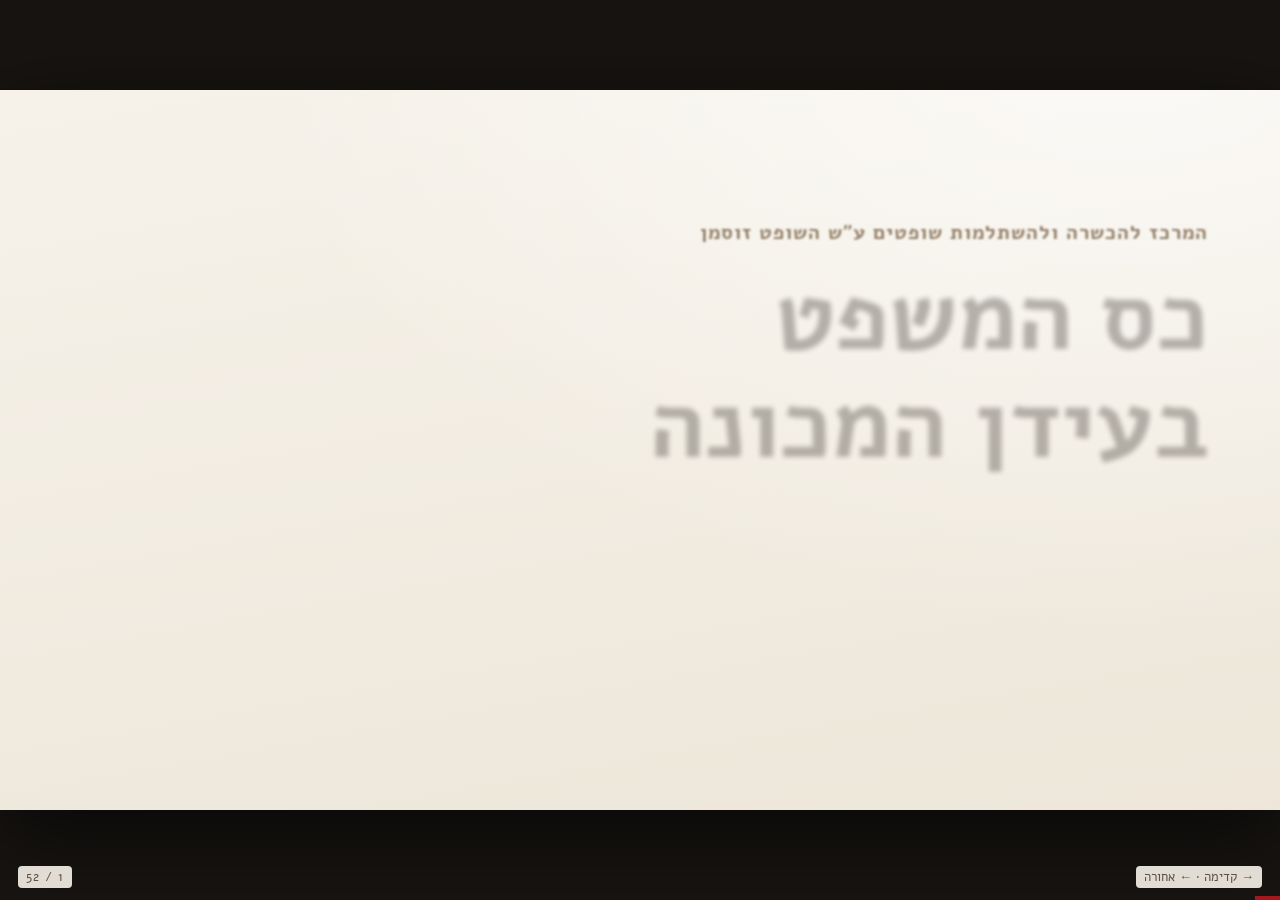
<file: index.html>
<!DOCTYPE html>
<html lang="he" dir="rtl">
<head>
<meta charset="utf-8">
<meta name="viewport" content="width=device-width, initial-scale=1">
<meta name="robots" content="noindex">
<meta http-equiv="refresh" content="0; url=deck/">
<title>כס המשפט בעידן המכונה</title>
</head>
<body>
<main>
<p><a href="deck/">למצגת</a></p>
<p><a href="deck/accessibility.html">הצהרת נגישות</a></p>
</main>
</body>
</html>
</file>
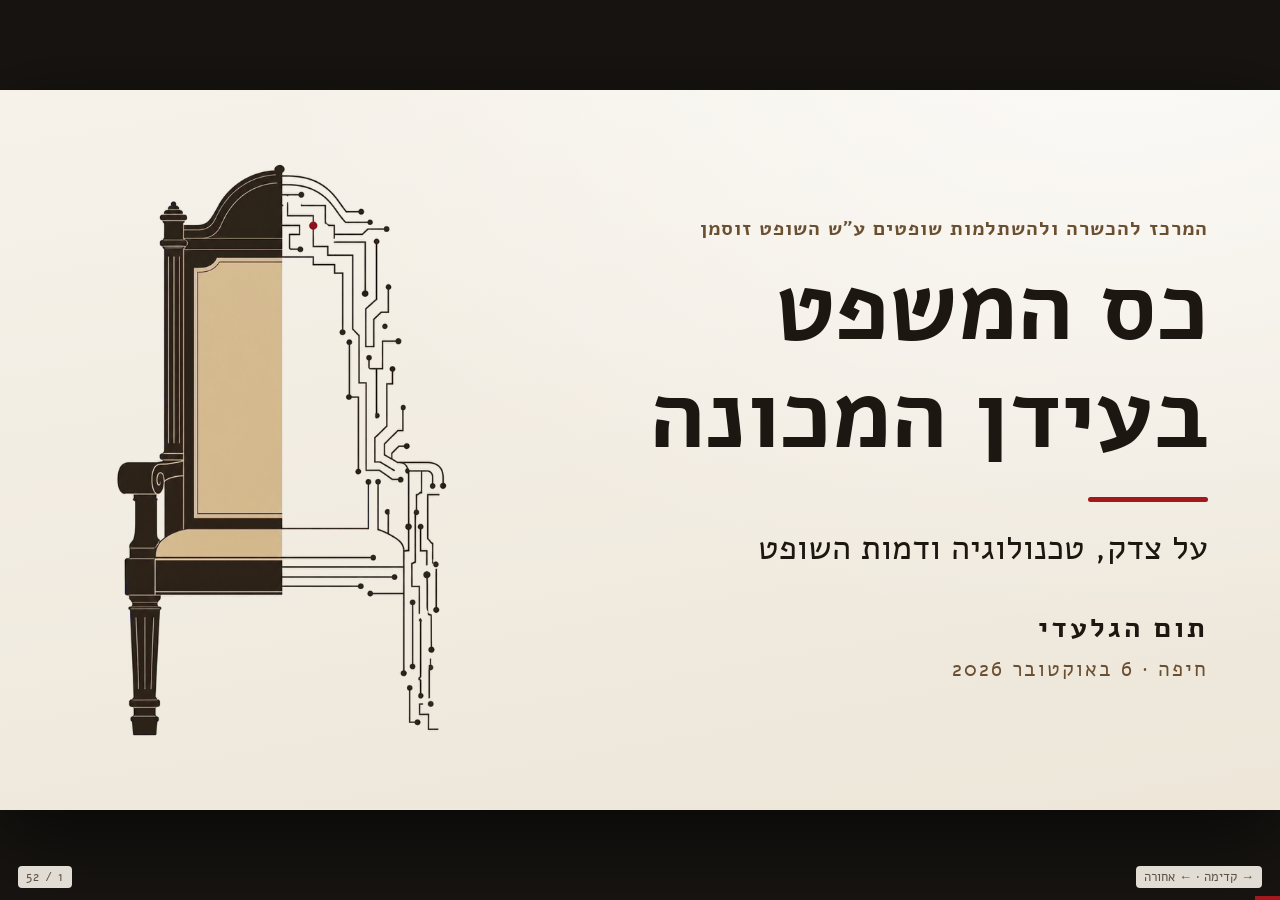
<file: deck/index.html>
<!DOCTYPE html>
<html lang="he" dir="rtl">
<head>
<meta charset="utf-8">
<meta name="viewport" content="width=device-width, initial-scale=1">
<meta name="robots" content="noindex">
<title>כס המשפט בעידן המכונה · תום הגלעדי</title>
<link rel="stylesheet" href="assets/fonts.css">
<style>
/* ================= LOOK: STONE AND LIGHT, ROUND 2 ================= */
:root{
  --ink:#1D1711; --ink2:#2D251C; --label:#6A4F30; --muted:#77654F;
  --red:#A3171D; --panel:#FCFAF6; --pline:#E3D9C7;
  --basalt:#1E1A16; --light:#FFF4DC; --light2:#EADCBF; --goldl:#F0CD80;
}
*{box-sizing:border-box;margin:0;padding:0}
html,body{height:100%;background:#171411;overflow:hidden;font-family:'Alef',Arial,sans-serif}
#stage{position:fixed;inset:0;display:flex;align-items:center;justify-content:center;overflow:hidden}
/* flex:0 0 1280px keeps the deck from shrinking on narrow windows */
#deck{width:1280px;height:720px;flex:0 0 1280px;position:relative;transform-origin:center center;overflow:hidden;background:#F3EEE5;box-shadow:0 24px 80px rgba(0,0,0,.6)}
/* plain, smooth background on every slide */
.slide{position:absolute;inset:0;display:none;flex-direction:column;overflow:hidden;color:var(--ink2);
  background:radial-gradient(ellipse at 88% -10%,rgba(255,255,255,.7) 0%,rgba(255,255,255,0) 55%),linear-gradient(170deg,#F6F2EA 0%,#EDE6D9 100%)}
.slide.on{display:flex}

/* type: Alef for headings and text */
h1,h2,h4,.lead,.big,.mega,.mega2,.closer,.giants,.stairs p{font-family:'Alef',sans-serif;color:var(--ink)}
h2{font-weight:700;font-size:50px;line-height:1.22;margin-bottom:22px}
h2.big{font-size:66px}
h2.sm{font-size:42px}
h2.xxl{font-size:92px;line-height:1.12}
.lead{font-weight:400;font-size:38px;line-height:1.4}
.big{font-weight:700;font-size:52px;line-height:1.3}
p,li{font-size:30px;line-height:1.45}
b,strong{font-weight:700;color:var(--ink)}
.kick{font-size:20px;font-weight:700;letter-spacing:3px;color:var(--label);margin-bottom:12px}
.sub2{font-size:30px;font-weight:700;color:var(--muted);margin:-8px 0 20px}
.r{color:var(--red);font-weight:700}
.mt{margin-top:14px}
.nw{white-space:nowrap}

/* neutral text panels */
.panel{background:var(--panel);border:1px solid var(--pline);border-radius:6px;box-shadow:0 12px 32px rgba(70,52,30,.09);padding:26px 34px;position:relative}
.panel.bar{padding-right:44px}
.panel.bar::before{content:"";position:absolute;right:0;top:0;bottom:0;width:6px;background:var(--red);border-radius:0 6px 6px 0}
.panel .lead + .lead{margin-top:8px}
.pf{opacity:0;transition:opacity .45s ease}
.pf:has(.f.vis){opacity:1}
ul.dia{list-style:none;display:flex;flex-direction:column;gap:14px}
ul.dia li{position:relative;padding-right:36px}
ul.dia li::before{content:"";position:absolute;right:4px;top:.55em;width:11px;height:11px;border:3px solid var(--red);transform:rotate(45deg)}
.closer{font-weight:700;font-size:34px;line-height:1.38;margin-top:24px}
.intro{font-size:30px;font-weight:700;margin-bottom:14px;color:var(--ink)}
.meta{font-size:28px;font-weight:700;color:var(--label);margin:-6px 0 20px}
.meta i{font-style:normal;color:var(--red);margin:0 12px}

/* layouts */
.wrap{flex:1;display:flex;flex-direction:column;padding:52px 72px;min-height:0;position:relative}
.wrap.mid{justify-content:center}
.S{flex:1;display:grid;grid-template-columns:1fr 380px;gap:56px;align-items:center;padding:48px 64px;min-height:0}
.S.flip{grid-template-columns:380px 1fr}
.S .tx{display:flex;flex-direction:column;justify-content:center;min-width:0}
.plate{background:#fff;padding:10px;border:1px solid #E3D9C8;box-shadow:0 16px 40px rgba(60,45,25,.16)}
.plate img{display:block;width:100%;height:auto;max-height:600px;object-fit:contain}
.art{display:flex;align-items:center;justify-content:center;min-height:0}
.art img{display:block;width:100%;height:auto;max-height:620px;object-fit:contain}
.attr{display:block;font-size:22px;font-weight:400;color:var(--label);margin-top:8px}
.dkp ul.dia li::before{border-color:var(--goldl)}
.ST{justify-content:center}
.ST .stmt{max-width:980px}
.wm{position:absolute;left:24px;bottom:14px;height:240px;overflow:hidden;font-family:'Alef',sans-serif;font-weight:700;font-size:250px;line-height:.95;color:rgba(106,79,48,.07);pointer-events:none;white-space:nowrap}
.stairs{display:flex;flex-direction:column;gap:14px;max-width:1060px}
.stairs p{font-weight:400;font-size:38px;line-height:1.35;background:var(--panel);border:1px solid var(--pline);border-radius:6px;padding:16px 28px;box-shadow:0 10px 26px rgba(70,52,30,.08)}
.stairs .s2{margin-right:90px}
.stairs .s3{margin-right:180px;border-right:6px solid var(--red)}
.L{display:grid;grid-template-columns:400px 1fr;grid-template-rows:1fr auto;gap:20px 44px;align-items:center}
.L .Lhead h2{font-size:48px;margin:0}
.L .closer{grid-column:1 / -1;margin-top:6px}
.C{justify-content:center}
.pair{display:grid;grid-template-columns:1fr auto 1fr;gap:22px;align-items:stretch;margin-top:8px}
.pair.two{grid-template-columns:1fr 1fr}
.pair .panel{display:flex;flex-direction:column;justify-content:center}
.lab{font-size:20px;font-weight:700;letter-spacing:3px;color:var(--label);margin-bottom:10px}
.dkp{background:#2A241E;border-color:#2A241E;color:var(--light2)}
.dkp .lab{color:var(--goldl)}
.dkp .lead,.dkp p,.dkp li{color:var(--light)}
.dkp .r{color:var(--goldl)}
.arrowv{align-self:center;font-size:44px;color:var(--label);font-weight:700}

/* dark dividers: smooth basalt and a shaft of light */
.slide.dark{background:radial-gradient(ellipse at 50% -10%,#3B342C 0%,#1E1A16 62%);color:var(--light2)}
.shaft{position:absolute;top:-40px;left:290px;width:700px;height:760px;filter:blur(16px);pointer-events:none}
.shaft i{position:absolute;inset:0;background:linear-gradient(180deg,rgba(255,236,196,.42),rgba(255,236,196,.08) 72%,rgba(255,236,196,0));clip-path:polygon(38% 0,62% 0,100% 100%,0 100%)}
.slide.dark.on .shaft{animation:lightOn 1.5s ease both}
.dv{align-items:center;justify-content:center;text-align:center;padding:36px 90px 120px;z-index:1}
.dark.nofr .dv{padding-bottom:40px}
.plate.dk{width:170px;padding:7px;background:#F5ECDC;border:1px solid #CDB98F;box-shadow:0 0 60px rgba(255,236,196,.28);margin-bottom:18px}
.plate.dk.lg{width:200px}
.dark .num{font-family:'Alef',sans-serif;font-weight:700;font-size:38px;color:var(--goldl);letter-spacing:5px}
.dark .kick{color:var(--goldl)}
.dark h2{color:var(--light);font-size:76px;line-height:1.15;margin:4px 0 10px;text-shadow:0 0 40px rgba(255,236,196,.28)}
.dark h2.long{font-size:56px}
.dark h2.xl{font-size:92px}
.dark p{color:var(--light2);font-size:30px;max-width:900px}
.frieze{position:absolute;left:64px;right:64px;bottom:42px;border-top:2px solid rgba(234,220,191,.3);padding-top:18px;display:flex;justify-content:center;align-items:center;gap:16px;font-size:21px;font-weight:700;color:#BDAC8C}
.frieze .cur{color:var(--goldl)}
.frieze i{width:8px;height:8px;background:rgba(234,220,191,.5);transform:rotate(45deg)}

/* title */
.s-title{flex-direction:row;align-items:center;gap:60px;padding:48px 72px}
.s-title .tt{flex:1;min-width:0}
.s-title .kick{letter-spacing:1px}
.s-title h1{font-weight:700;font-size:96px;line-height:1.12;margin-top:10px}
.tt-rule{width:120px;height:5px;background:var(--red);margin:28px 0 22px;border-radius:3px}
.tt-sub{font-family:'Alef',sans-serif;font-weight:400;font-size:34px;color:var(--ink)}
.tt-by{margin-top:34px;display:flex;flex-direction:column;gap:6px}
.tt-by b{font-size:28px;letter-spacing:3px}
.tt-by span{font-size:21px;color:var(--label);letter-spacing:2px}
.s-title .art{flex:0 0 420px}

/* bio */
.bio-row{display:flex;align-items:flex-end;justify-content:space-between;gap:14px;margin-top:auto;padding-top:20px}
.bio-row .card{background:#fff;border-radius:8px;padding:8px;box-shadow:0 6px 16px rgba(60,45,25,.16);border:1px solid #E6DCCB}
.bio-row img{display:block}
.bio-row .w{height:86px}
.bio-row .q{height:108px}
.bio-row .p{height:150px}
.bio-row .cm{height:104px}

/* route: the two parts of the lecture as two stations, light then dark (slide 4) */
.route{display:flex;flex-direction:column;gap:34px;margin-top:10px}
.stn{position:relative;display:grid;grid-template-columns:66px 1fr;gap:24px;align-items:center;background:var(--panel);border:1px solid var(--pline);border-radius:6px;box-shadow:0 12px 32px rgba(70,52,30,.09);padding:22px 30px}
.stn .n{width:66px;height:66px;border-radius:50%;display:flex;align-items:center;justify-content:center;background:var(--red);color:#fff;font-family:Arial,'Helvetica Neue',sans-serif;font-weight:700;font-size:34px;line-height:1}
.stn h4{font-weight:700;font-size:32px;line-height:1.25;color:var(--ink)}
.stn p{font-size:28px;line-height:1.35;color:var(--ink2);margin-top:6px}
.stn.dk{background:#2A241E;border-color:#2A241E}
.stn.dk h4{color:var(--light)}
.stn.dk p{color:var(--light2)}
.stn.dk .r{color:var(--goldl)}
.stn.dk .n{background:var(--goldl);color:#2A241E}
.stn + .stn::before{content:"";position:absolute;right:62px;top:-35px;width:2px;height:34px;background:var(--label)}

/* giants */
.giants-lab{font-size:20px;font-weight:700;letter-spacing:2px;color:var(--label);margin-bottom:10px}
.giants{font-weight:600;font-size:30px;line-height:1.75}
.giants i{font-style:normal;color:var(--red);margin:0 10px}

/* six conditions */
.hd{display:flex;justify-content:space-between;align-items:flex-end;margin-bottom:16px}
.hd h2{margin:0}
.plate.mini{width:84px;padding:5px}
.g6{display:grid;grid-template-columns:1fr 1fr;grid-template-rows:repeat(3,auto);grid-auto-flow:column;gap:12px 30px}
.g6 .c{display:grid;grid-template-columns:44px 1fr;padding:12px 18px;background:var(--panel);border:1px solid var(--pline);border-radius:6px;box-shadow:0 8px 20px rgba(70,52,30,.06)}
.g6 .n{font-family:'Alef',sans-serif;font-weight:700;font-size:38px;color:var(--red);line-height:1}
.g6 p{font-size:24px;line-height:1.42}

/* slide 18 */
.big18{font-family:'Alef',sans-serif;font-weight:700;font-size:80px;color:var(--ink);line-height:1;margin-bottom:10px}
.rw{display:grid;grid-template-columns:1.1fr 1fr;gap:14px;align-items:center;border-bottom:1px solid var(--pline);padding:7px 0}
.rw:last-child{border-bottom:0}
.rw .a{font-size:27px;font-weight:700}
.rw .b{font-family:'Alef',sans-serif;font-size:28px;font-weight:700;color:var(--red)}

/* four stages */
.steps{display:grid;grid-template-columns:repeat(4,1fr);gap:28px;margin-top:8px;align-items:stretch}
.step{position:relative;background:var(--panel);border:1px solid var(--pline);border-top:6px solid var(--red);border-radius:6px;padding:18px 20px;box-shadow:0 10px 24px rgba(70,52,30,.07)}
.step .n{display:block;font-family:'Alef',sans-serif;font-weight:700;font-size:50px;color:var(--red);line-height:1;margin-bottom:10px}
.step h4{font-weight:700;font-size:26px;line-height:1.3;margin-bottom:8px}
.step p{font-size:24px;line-height:1.42}
.step + .step::before{content:"←";position:absolute;right:-22px;top:46%;font-size:26px;color:var(--label);font-weight:700}

/* three words */
.trio{display:grid;grid-template-columns:repeat(3,1fr);gap:22px;margin:24px 0 4px}
.trio .t{text-align:center;padding:24px 16px;background:var(--panel);border:1px solid var(--pline);border-top:6px solid var(--red);border-radius:6px;box-shadow:0 10px 24px rgba(70,52,30,.07)}
.trio .n{display:block;font-family:'Alef',sans-serif;font-size:28px;color:var(--red);font-weight:700}
.trio .w{display:block;font-family:'Alef',sans-serif;font-size:64px;font-weight:700;color:var(--ink);line-height:1.15}

/* chips and tags */
.chips{display:flex;flex-wrap:wrap;gap:12px;margin-top:20px}
.chip2{background:#2A241E;color:var(--light);border-radius:30px;padding:10px 22px;font-size:26px;font-weight:700}
.tags{display:flex;flex-wrap:wrap;gap:12px;margin-bottom:18px}
.tags span{background:var(--panel);border:1px solid var(--pline);border-radius:30px;padding:8px 20px;font-size:25px}
.tags b{color:var(--red)}
.agg .panel p{font-size:27px}
.agg .panel .lead{font-size:32px}

/* big words */
.mega{font-weight:700;font-size:170px;line-height:1.18;color:var(--red);margin-top:8px}
.mega2{font-weight:700;font-size:96px;color:var(--red);line-height:1.15;margin:4px 0}
.mega.one{font-size:104px;margin-top:22px}
.big-pair .lead{font-size:46px;line-height:1.35}
.big-pair .panel{padding:38px 42px}

/* closing */
.s-close{flex-direction:row}
.cl-r{flex:1;display:flex;flex-direction:column;align-items:center;justify-content:center;gap:20px}
.logo-card{background:#fff;border-radius:14px;padding:18px 26px;box-shadow:0 8px 24px rgba(60,45,25,.16)}
.logo-card img{width:380px;display:block}
.s-close h2{font-size:96px;margin:0}
.cl-name{font-size:30px;font-weight:700;letter-spacing:4px;color:var(--label)}
.cl-l{flex:0 0 560px;display:flex;align-items:center;justify-content:center}
.qr-card{background:#fff;border-radius:16px;padding:22px;box-shadow:0 8px 24px rgba(60,45,25,.16)}
.qr-card img{width:430px;height:430px;display:block}

/* Alef has small old-style figures; standalone numerals use lining digits (placed last so it wins) */
.dark .num,.trio .n,.step .n,.g6 .n,.chip b{font-family:Arial,'Helvetica Neue',sans-serif;font-weight:700}
.dark .num{font-size:44px}
.trio .n{font-size:30px}

/* opening clip: the video fills the stage; a play mark shows only if the browser blocked autoplay */
.slide.clip{background:#F3EEE5}
.slide.clip video{position:absolute;inset:0;width:100%;height:100%;object-fit:contain;background:#F3EEE5}
.clip-play{position:absolute;left:50%;top:50%;width:116px;height:116px;margin:-58px 0 0 -58px;border-radius:50%;background:rgba(20,16,12,.55);border:2px solid rgba(255,244,220,.75);pointer-events:none;transition:opacity .4s ease}
.clip-play::after{content:"";position:absolute;left:44px;top:34px;border-style:solid;border-width:24px 0 24px 38px;border-color:transparent transparent transparent #FFF4DC}
.slide.clip.playing .clip-play{opacity:0}
body.clip-on #num,body.clip-on #bar,body.clip-on #help{opacity:0}
/* full-screen button: shows when the mouse moves (or on keyboard focus), hides again after a moment */
#fs{position:fixed;top:12px;left:12px;z-index:20;width:44px;height:44px;border-radius:8px;border:1px solid #E3D9C7;background:rgba(243,238,229,.92);color:#2D251C;cursor:pointer;opacity:0;transition:opacity .4s ease;display:flex;align-items:center;justify-content:center;padding:0}
#fs svg{width:22px;height:22px}
#fs.show,#fs:focus-visible{opacity:1}
/* presenter-view button, next to the full-screen button; and a short message that confirms what happened */
#pvb{position:fixed;top:12px;left:64px;z-index:20;width:44px;height:44px;border-radius:8px;border:1px solid #E3D9C7;background:rgba(243,238,229,.92);color:#2D251C;cursor:pointer;opacity:0;transition:opacity .4s ease;display:flex;align-items:center;justify-content:center;padding:0}
#pvb svg{width:22px;height:22px}
#pvb.show,#pvb:focus-visible{opacity:1}
#toast{position:fixed;top:68px;left:12px;z-index:30;max-width:470px;background:#2A241E;color:#FFF4DC;font:17px/1.5 'Alef',Arial,sans-serif;padding:10px 16px;border-radius:8px;box-shadow:0 8px 24px rgba(0,0,0,.35);opacity:0;transition:opacity .3s ease;pointer-events:none}
#toast.on{opacity:1}
body.embed #pvb,body.embed #toast,body.pv-on #pvb,body.pv-on #toast{display:none}

/* speaker notes live inside each slide and show only in the presenter view */
.slide aside.notes{display:none}
/* the slide previews inside the presenter view: no on-screen controls */
body.embed #help,body.embed #fs,body.embed #num,body.embed #bar,body.embed .skip-link,body.embed .clip-play{display:none}
body.embed #deck{box-shadow:none}
/* presenter view (P key): a second window for the speaker */
body.pv-on #stage,body.pv-on #bar,body.pv-on #num,body.pv-on #help,body.pv-on #fs,body.pv-on .skip-link{display:none}
body.pv-on{background:#14110E;overflow:hidden}
#pv{position:fixed;inset:0;display:grid;grid-template-rows:auto 1fr;gap:8px;padding:8px 12px 10px;color:#F3EEE5;font-family:'Alef',Arial,sans-serif}
.pv-top{display:flex;flex-wrap:wrap;align-items:center;gap:18px;font-size:20px}
.pv-time{font-family:Arial,sans-serif;font-size:36px;font-weight:700;color:#F0CD80;letter-spacing:1px}
.pv-clock{font-family:Arial,sans-serif;font-size:22px;color:#CBBFA9}
.pv-count{font-family:Arial,sans-serif;font-size:24px;font-weight:700}
.pv-left{color:#CBBFA9}
.pv-link{color:#A89C8A;font-size:16px}
.pv-btn{font:inherit;font-size:18px;color:#F3EEE5;background:#2A241E;border:1px solid #4A4036;border-radius:8px;padding:6px 16px;cursor:pointer;min-height:44px}
.pv-go{background:#A3171D;border-color:#A3171D}
.pv-btn:focus-visible{outline:3px solid #F0CD80;outline-offset:2px}
/* a narrow column with the current slide (half its earlier size) and a small next-slide thumbnail; the notes take the rest */
.pv-main{display:grid;grid-template-columns:minmax(0,28%) minmax(0,1fr);grid-template-rows:minmax(0,1fr);gap:12px;min-height:0}
.pv-col{display:flex;flex-direction:column;gap:10px;min-height:0;overflow:hidden}
.pv-cur,.pv-nxt{position:relative;aspect-ratio:16/9;width:100%}
.pv-nxt{width:32%;flex:none}
.pv-cur iframe,.pv-nxt iframe{position:absolute;inset:0;width:100%;height:100%;border:0;border-radius:6px;pointer-events:none;background:#F3EEE5}
.pv-nxt-row{display:flex;align-items:center;gap:10px}
.pv-lab{font-size:16px;font-weight:700;letter-spacing:2px;color:#CBBFA9}
.pv-title{font-size:20px;font-weight:700;color:#F3EEE5;line-height:1.3;min-width:0}
.pv-nhead{display:flex;align-items:center;justify-content:space-between;gap:12px}
.pv-nhead .pv-btn{flex:none;font-size:16px;padding:4px 14px}
.pv-btn[aria-pressed="true"]{background:#F0CD80;border-color:#F0CD80;color:#14110E}
.pv-notes-wrap{display:flex;flex-direction:column;gap:8px;min-height:0}
/* The notes sit on one "card" whose width is set in em, so the card's shape depends only on the text and the font,
   never on the window. A script works out the one text size at which that card fills the box (see fitNotes).
   The box can also scroll - a safety net that should never be needed - and says so when it can. */
.pv-notes{flex:1;min-height:0;overflow:auto;overscroll-behavior:contain;scrollbar-gutter:stable;scrollbar-width:thin;scrollbar-color:#6B5F50 #1E1A16;background:#1E1A16;border:1px solid #3A322A;border-radius:8px;padding:10px 16px;font-size:22px;line-height:1.36}
.pv-card{display:flow-root;width:30em;max-width:100%;line-height:1.36}   /* flow-root: the children's margins stay inside the card, so its height is the whole truth */
.pv-card p,.pv-card dd{font-size:1em;line-height:1.36;color:#F3EEE5}
.pv-card p{margin:0 0 .55em}
.pv-card dl{margin:.25em 0 0}
.pv-card .gist{margin-bottom:.4em;font-size:1.05em}
.pv-card b,.pv-card strong{color:#F0CD80}
.pv-card dt{font-weight:700;color:#F0CD80;margin-top:.4em}
.pv-card dd{margin:.05em 0 0}
.pv-card .example{margin-top:.4em;font-size:.92em;color:#CBBFA9}
.pv-empty{color:#A89C8A}
/* shown at the bottom of the box only while there is more text below the edge */
.pv-more{position:sticky;bottom:0;margin:0 -16px;padding:18px 0 6px;text-align:center;font-size:15px;color:#F0CD80;background:linear-gradient(to top,#1E1A16 60%,rgba(30,26,22,0));pointer-events:none}
.pv-more[hidden]{display:none}
/* the speaker's own size control: bigger or smaller than the automatic size, remembered between sessions */
.pv-size{display:flex;align-items:center;gap:6px;flex:none}
.pv-nhead .pv-size .pv-btn{min-width:44px;padding:4px 10px;font-size:20px;font-weight:700;font-family:Arial,sans-serif}
.pv-zoom{font-family:Arial,sans-serif;font-size:14px;color:#CBBFA9;min-width:3.2em;text-align:center}
.pv-zoom:empty{display:none}

/* ================= MECHANICS ================= */
.f{opacity:0;transform:translateY(12px);filter:blur(3px);transition:opacity .5s ease,transform .5s ease,filter .5s ease}
.f.vis{opacity:1;transform:none;filter:none}
.slide.enter .st{animation:rise .75s cubic-bezier(.2,.7,.2,1) both;animation-delay:calc(var(--i,0) * 120ms)}
@keyframes rise{from{opacity:0;transform:translateY(14px);filter:blur(4px)}to{opacity:1;transform:none;filter:none}}
@keyframes lightOn{from{opacity:0}to{opacity:1}}
.static .st,.static .f,.static .shaft,.static .pf{animation:none!important;transition:none!important}
@media (prefers-reduced-motion:reduce){.f,.pf,.slide.enter .st,.slide.dark.on .shaft{transition:none;animation:none}}
/* print or "save as PDF": one slide per page, everything revealed - a fallback copy that opens on any computer */
@media print{
  @page{size:1280px 720px;margin:0}
  *{-webkit-print-color-adjust:exact;print-color-adjust:exact}
  html,body{height:auto!important;overflow:visible!important;background:#F3EEE5!important}
  #stage{position:static!important;display:block!important}
  #deck{transform:none!important;width:1280px!important;height:auto!important;overflow:visible!important;box-shadow:none!important}
  .slide{display:flex!important;position:relative!important;inset:auto!important;width:1280px;height:720px;break-after:page;page-break-after:always;overflow:hidden}
  .f,.pf,.st{opacity:1!important;transform:none!important;filter:none!important;animation:none!important;transition:none!important}
  .slide.clip video{display:none!important}
  .slide.clip{background:#F3EEE5 url(assets/video/pharaoh-poster.jpg) center/contain no-repeat!important}
  #bar,#num,#help,#fs,#pvb,#toast,.skip-link,.clip-play,aside.notes,.sr-only,#pv{display:none!important}
}
#bar{position:fixed;bottom:0;right:0;height:4px;background:#A3171D;transition:width .25s ease;z-index:9}
#num{position:fixed;bottom:12px;left:18px;color:#5E5245;background:rgba(243,238,229,.92);padding:2px 8px;border-radius:4px;font-size:13px;letter-spacing:1px;z-index:9;font-family:'Alef',sans-serif}
#help{position:fixed;bottom:12px;right:18px;color:#5E5245;background:rgba(243,238,229,.92);padding:2px 8px;border-radius:4px;font-size:13px;z-index:9;transition:opacity 1s ease}
#help.gone{opacity:0}

/* ================= ACCESSIBILITY (SI 5568 / WCAG 2.0 AA) ================= */
.skip-link{position:absolute;top:-100px;right:0;background:#A3171D;color:#fff;padding:12px 24px;font-weight:700;font-size:18px;z-index:200;text-decoration:none;font-family:'Alef',Arial,sans-serif}
.skip-link:focus{top:0;outline:3px solid #F0CD80;outline-offset:2px}
.sr-only{position:absolute;width:1px;height:1px;padding:0;margin:-1px;overflow:hidden;clip:rect(0,0,0,0);white-space:nowrap;border:0}
a:focus-visible,button:focus-visible,[tabindex]:focus-visible{outline:3px solid #A3171D;outline-offset:3px;border-radius:4px}
#main-content:focus{outline:none}
.a11y-link{position:absolute;bottom:22px;right:72px;font-size:16px;color:#5E5245;text-decoration:underline;font-family:'Alef',Arial,sans-serif}
@media (prefers-reduced-motion:reduce){*,*::before,*::after{animation-duration:.01ms!important;transition-duration:.01ms!important;scroll-behavior:auto!important}}
</style>
</head>
<body>
<a href="#main-content" class="skip-link">דלג לתוכן הראשי</a>
<main id="main-content" tabindex="-1">
<p class="sr-only">מצגת. חץ ימינה מעביר לשקף הבא, וחץ שמאלה חוזר לשקף הקודם.</p>
<div id="stage"><div id="deck">

<!-- 1 -->
<section class="slide s-title">
<div class="tt">
<div class="kick st">המרכז להכשרה ולהשתלמות שופטים ע"ש השופט זוסמן</div>
<h1 class="st">כס המשפט<br>בעידן המכונה</h1>
<div class="tt-rule st"></div>
<p class="tt-sub st">על צדק, טכנולוגיה ודמות השופט</p>
<p class="tt-by st"><b>תום הגלעדי</b><span>חיפה · 6 באוקטובר 2026</span></p>
</div>
<div class="art st"><img src="assets/gen/chair.webp" alt=""></div>
</section>

<!-- 1b: opening clip, Meir Ariel's "עברנו את פרעה" (built 3.7.2026; source in 07_וידאו). Plays when the slide opens. -->
<section class="slide clip">
<video src="assets/video/pharaoh.mp4" poster="assets/video/pharaoh-poster.jpg" preload="auto" playsinline aria-label="קליפ פתיחה: מאיר אריאל, עברנו את פרעה. שורות השיר מופיעות על המסך."></video>
<div class="clip-play"></div>
</section>

<!-- 2 -->
<section class="slide">
<div class="wrap">
<h2 class="st big">נעים להכיר</h2>
<div class="panel bar pf"><ul class="dia">
<li class="f">עשרים שנה בחינוך: הקמה וניהול בית ספר, פסג"ה, מדעני העתיד</li>
<li class="f">שלוש השנים האחרונות: בינה מלאכותית בארגוני למידה והוראה</li>
<li class="f">פודקאסט, קהילה וספר</li>
<li class="f">תחום מומחיותי: הפילוסופיה של הטכנולוגיה</li>
</ul></div>
<div class="bio-row st">
<div class="card"><img class="w" src="assets/bio/shorashim.png" alt="בית ספר שורשים"></div>
<div class="card"><img class="w" src="assets/bio/pisga.png" alt="פסגה תל אביב-יפו"></div>
<div class="card"><img class="q" src="assets/bio/future-scientists.jpg" alt="מדעני העתיד"></div>
<div class="card"><img class="q" src="assets/bio/podcast.jpg" alt="הפודקאסט דיבורי בינה"></div>
<div class="card"><img class="cm" src="assets/bio/community-page.jpg" alt="קהילת בינה מלאכותית בחינוך ובאקדמיה"></div>
<div class="card"><img class="p" src="assets/bio/book.png" alt="אהבת למידה וחדוות גילוי"></div>
</div>
</div>
<aside class="notes">
<p class="gist">להציג את עצמי בקצרה, לפי ארבעת העוגנים שעל השקף.</p>
</aside>
</section>

<!-- 3 -->
<section class="slide">
<div class="S">
<div class="tx">
<h2 class="st big">גילוי נאות</h2>
<div class="panel bar st">
<p class="lead">אינני משפטן ואיני בקיא בתחום המשפט.</p>
<p class="lead">תחום מומחיותי הוא הפילוסופיה של הטכנולוגיה, ובפרט טכנולוגיית הבינה המלאכותית.</p>
</div>
</div>
<div class="art st"><img src="assets/gen/oath.webp" alt=""></div>
</div>
<aside class="notes">
<p class="gist">כמו במאמר: אינני משפטן ואיני בקיא בתחום המשפט. תחום מומחיותי הוא הפילוסופיה של הטכנולוגיה, ובפרט טכנולוגיית הבינה המלאכותית.</p><p>המאמר שעליו ההרצאה נשענת הוא פרי חשיבה היברידית, משותפת לי ולבינה מלאכותית: היא סייעה בסקירת ספרות, בסיעור מוחות, בהגהה ובניסוח. אם נפלה טעות, אשמח שתעמידו אותי עליה, ואתקן.</p>
</aside>
</section>

<!-- 4 -->
<section class="slide">
<div class="S flip">
<div class="art st"><img src="assets/gen/merge.webp" alt=""></div>
<div class="tx">
<h2 class="st">המפגש שבין טכנולוגיית הבינה המלאכותית למערכת המשפט</h2>
<div class="route">
<div class="stn f"><span class="n">1</span><div><h4>החברה אל מול המערכת</h4><p>נתחיל בציבור: כוח חדש לאזרח, עומס ופערים חדשים</p></div></div>
<div class="stn dk f"><span class="n">2</span><div><h4>העקרונות: ששת תנאי הלגיטימציה</h4><p>ונעבור למשמעותה עבור <span class="r">המשפט עצמו</span></p></div></div>
</div>
</div>
</div>
<aside class="notes">
<p class="gist">ההרצאה בשני חלקים: קודם הציבור, ואחר כך המשפט עצמו.</p><dl><dt>החברה אל מול המערכת</dt><dd>נתחיל במה שהמהפכה עושה לציבור: כוח חדש לאזרח, ולצידו עומס ופערים חדשים.</dd><dt>העקרונות: ששת תנאי הלגיטימציה</dt><dd>ונעבור למשמעות עבור המשפט עצמו. כמו במאמר: קריאה של איום אחר איום מחמיצה את מה שמתחתם.</dd></dl>
</aside>
</section>

<!-- 5 -->
<section class="slide dark nofr">
<div class="shaft"><i></i></div>
<div class="wrap dv">
<div class="kick st">חלק ראשון · המשמעות עבור הציבור</div>
<h2 class="st">החברה אל מול המערכת</h2>
</div>
<aside class="notes">
<p class="gist">החלק הראשון: מה המהפכה עושה לציבור, אל מול מערכת המשפט.</p>
</aside>
</section>

<!-- 6: access to justice, merged with the former slide 7 "a lawyer in every pocket" (Tom, 2.10: no repetition) -->
<section class="slide">
<div class="S">
<div class="tx">
<div class="kick st">החברה אל מול המערכת</div>
<h2 class="st big">הנגשת הצדק</h2>
<div class="panel bar">
<p class="intro st">הבינה המלאכותית - עורך דין בכל כיס:</p>
<ul class="dia">
<li class="f">ייעוץ משפטי ראשוני, זמין לכל אחד</li>
<li class="f">ניסוח ערעורים ומסמכים לבית המשפט ולרשויות</li>
<li class="f">מסמכים מסובכים ופסקי דין - בשפה פשוטה</li>
<li class="f">הקראה ותרגום - גישור על פערי שפה</li>
<li class="f">מאות עמודים לחתימה - נקראים ונבדקים</li>
</ul>
</div>
<p class="closer f">ברכה של ממש: <span class="r">מאזן כוח חדש לאזרח</span></p>
</div>
<div class="art st"><img src="assets/gen/bridge2.webp" alt=""></div>
</div>
<aside class="notes">
<p class="gist">הבינה המלאכותית מנגישה צדק להמונים, במגוון דרכים.</p><dl><dt>ייעוץ משפטי ראשוני, זמין לכל אחד</dt><dd>לכל אחד יש עכשיו עורך דין בכיס, בכל שעה.</dd><dt>ניסוח ערעורים ומסמכים לבית המשפט ולרשויות</dt><dd>למשל, עזרה בכתיבת ערעור על דוח תנועה.</dd><dt>מסמכים מסובכים ופסקי דין - בשפה פשוטה</dt><dd>מסמך משפטי מסובך, או החלטה, מוסברים לאדם ההדיוט בשפה שלו.</dd><dt>הקראה ותרגום - גישור על פערי שפה</dt><dd>סיוע למי שאינו אוריין מבחינה שפתית, הקראה למי שאינו יודע לקרוא, וגישור על פערי שפה.</dd><dt>מאות עמודים לחתימה - נקראים ונבדקים</dt><dd>גופים כמו בנקים מפילים על האזרח עשרות ומאות עמודים, למשל במעמד חתימה על משכנתא. עכשיו אפשר לקרוא ולבדוק אותם.</dd><dt>ברכה של ממש: מאזן כוח חדש לאזרח</dt><dd>האזרח המצויד בבינה מלאכותית מקבל מאזן כוח מול הגופים החזקים שמולו. מבחינה זו זו ברכה של ממש: עשיית צדק באופן ממשי ומוחשי.</dd></dl>
</aside>
</section>

<!-- 7b: the docking-station story, part 1 -->
<section class="slide">
<div class="S">
<div class="tx">
<div class="kick st">החברה אל מול המערכת</div>
<h2 class="st big">מעשה בתחנת עגינה</h2>
<div class="panel bar pf"><ul class="dia">
<li class="f">תחנת עגינה שקורסת שוב ושוב</li>
<li class="f">מכתב מנומק לחנות, עם נספח טכני - שנכתב בעזרת בינה מלאכותית</li>
<li class="f">אנשי המקצוע: אין פגם - המחשב לא מתאים</li>
<li class="f">התעקשתי, ובגיבוי הבינה - הם נעתרו</li>
</ul></div>
<p class="closer f">"אחרי מייל כזה מקצועי - <span class="r">מה נותר לעשות?</span>"<span class="attr">מנהל הלקוחות של החנות</span></p>
</div>
<div class="art st"><img src="assets/gen/letter.webp" alt=""></div>
</div>
<aside class="notes">
<p class="gist">סיפור אישי. כאן מספרים רק את החצי הראשון, כהצלחה. את ההמשך חושפים בשקף 25.</p><dl><dt>תחנת עגינה שקורסת שוב ושוב</dt><dd>קניתי תחנת עגינה למחשב, והמחשב קרס שוב ושוב.</dd><dt>מכתב מנומק לחנות, עם נספח טכני</dt><dd>בעזרת בינה מלאכותית הבנתי, לכאורה, למה, וכתבתי לחנות מכתב מנומק מאוד, עם נספח טכני של אירועים מתועדים.</dd><dt>אנשי המקצוע: אין פגם - המחשב לא מתאים</dt><dd>אנשי המקצוע בחנות אמרו שאין פגם בתחנה, אלא שהמחשב שלי לא מתאים לעגינה.</dd><dt>התעקשתי, ובגיבוי הבינה - הם נעתרו</dt><dd>התעקשתי, עם נימוקים טכניים שהבינה סיפקה, והחנות הסכימה להחליף. מנהל הלקוחות עוד כתב שאין שום אחריות שהבעיה תיפתר.</dd><dt>אחרי מייל כזה מקצועי - מה נותר לעשות?</dt><dd>את זה כתב מנהל הלקוחות כבר אחרי המכתב הראשון. בלי שם החנות, בלי שמות אנשים ובלי שם הכלי.</dd></dl>
</aside>
</section>

<!-- 8 -->
<section class="slide">
<div class="S">
<div class="tx">
<div class="kick st">החברה אל מול המערכת</div>
<h2 class="st big">פרדוקס ג'בונס</h2>
<p class="meta st">ויליאם סטנלי ג'בונס<i>·</i>1865<i>·</i>על שאלת הפחם</p>
<div class="panel bar pf"><ul class="dia">
<li class="f">מנוע יעיל יותר - <b>יותר</b> פחם, לא פחות</li>
<li class="f">ערעור זול וזמין - <b>יותר</b> ערעורים, יותר תביעות</li>
</ul></div>
<p class="closer f"><span class="r">כי עכשיו אפשר.</span></p>
</div>
<div class="art st"><img src="assets/gen/steam.webp" alt=""></div>
</div>
<aside class="notes">
<p class="gist">פרדוקס ג'בונס, ולמה הוא נוגע לבתי המשפט.</p><dl><dt data-step="1">ויליאם סטנלי ג'בונס, 1865, על שאלת הפחם</dt><dd>מנועי קיטור יעילים יותר לא הקטינו את צריכת הפחם באנגליה, אלא הגדילו אותה, כי השימוש בפחם נעשה משתלם יותר.</dd><dt>ערעור זול וזמין - יותר ערעורים, יותר תביעות</dt><dd>כשהגשת ערעור כמעט לא עולה כלום, יהיו הרבה יותר ערעורים ותביעות קטנות. כי עכשיו אפשר.</dd></dl>
</aside>
</section>

<!-- 9 -->
<section class="slide">
<div class="S flip">
<div class="art st"><img src="assets/gen/wave.webp" alt=""></div>
<div class="tx">
<div class="kick st">החברה אל מול המערכת</div>
<h2 class="st big">העומס רק ילך ויגבר</h2>
<p class="sub2 st">במרוץ חימוש אסימטרי - וכבר מאותת לנו את הסכנה</p>
<div class="panel bar pf"><ul class="dia">
<li class="f">מערכת בעומס עצום כבר היום</li>
<li class="f">צ'אט המשפט: צעד מבורך</li>
<li class="f">ארגון גדול ואחראי אינו נע בקצב הטכנולוגיה</li>
<li class="f">כמו רגולטור מול <span class="r">טכנולוגיה דוהרת</span></li>
</ul></div>
</div>
</div>
<aside class="notes">
<p class="gist">העומס על מערכת המשפט, שכבר היום עצום, רק ילך ויגבר.</p><dl><dt>במרוץ חימוש אסימטרי</dt><dd>האזרח מקבל כלים חדשים מהר, והמערכת נעה לאט.</dd><dt>צ'אט המשפט: צעד מבורך</dt><dd>צ'אט המשפט ושאר הצעדים מבורכים, והמערכת מתקדמת בהם מאוד. אני אומר את זה גם באופן אישי.</dd><dt>ארגון גדול ואחראי אינו נע בקצב הטכנולוגיה</dt><dd>ארגון גדול ומסורבל, שחייב לשמור על האתיקה ועל מעמדו, לא יכול לנוע בקצב של הטכנולוגיה שזמינה לאזרח. לכן הוא תמיד יהיה בחיסרון.</dd><dt>כמו רגולטור מול טכנולוגיה דוהרת</dt><dd>כמו רגולטור שמחוקק בהליך מדיני, מול טכנולוגיה שרצה קדימה במהירות חסרת תקדים.</dd></dl>
</aside>
</section>

<!-- 10 -->
<section class="slide">
<div class="S">
<div class="tx">
<div class="kick st">החברה אל מול המערכת</div>
<h2 class="st big">האדם האנלוגי בעידן הדיגיטלי</h2>
<p class="sub2 st">ועלות הכלים</p>
<div class="panel bar pf"><ul class="dia">
<li class="f">מי שאינו אוריין דיגיטלית - נשאר בחוץ</li>
</ul></div>
<p class="closer f">פילוג חברתי: <span class="r">החזקים מתחזקים, החלשים נחלשים</span></p>
</div>
<div class="art st"><img src="assets/gen/analog.webp" alt=""></div>
</div>
<aside class="notes">
<p class="gist">מי שאינו אוריין דיגיטלית - מודר מהאירוע.</p><p>יש כאן גם פילוג חברתי: החזקים מתחזקים, והחלשים נחלשים. זה מכין את התנאי הרביעי, כלליות ושוויון, שנפגוש בהמשך.</p>
</aside>
</section>

<!-- 11 -->
<section class="slide">
<div class="S flip">
<div class="art st"><img src="assets/gen/scales.webp" alt=""></div>
<div class="tx">
<div class="kick st">החברה אל מול המערכת</div>
<h2 class="st big">הצדק מוזל ומתייקר</h2>
<p class="sub2 st">(עשיית הצדק)</p>
<div class="panel bar pf"><p class="f">מי שאין בכיסו כסף לכלים בתשלום - <span class="r">מודר</span></p></div>
</div>
</div>
<aside class="notes">
<p class="gist">גם מי שאין בכיסו כסף לכלים בתשלום - מודר.</p><p>הצדק מוזל ומתייקר בבת אחת: זול למי שיש לו כלים טובים, ויקר למי שאין לו.</p>
</aside>
</section>

<!-- 12 -->
<section class="slide dark nofr">
<div class="shaft"><i></i></div>
<div class="wrap dv">
<div class="kick st">חלק שני · העקרונות</div>
<h2 class="st xl">ומה קורה למשפט עצמו?</h2>
</div>
<aside class="notes">
<p class="gist">עד עכשיו דיברנו על הציבור. עכשיו נשאל מה קורה למשפט עצמו, למקורות הסמכות שלו.</p>
</aside>
</section>

<!-- 13 -->
<section class="slide">
<div class="S">
<div class="tx">
<h2 class="st xxl">על כתפיהם<br>של ענקים</h2>
</div>
<div class="art st"><img src="assets/gen/giant.webp" alt=""></div>
</div>
<aside class="notes">
<p class="gist">הטיעון שאציג עומד על כתפיהם של הוגים גדולים בפילוסופיה של המשפט.</p>
</aside>
</section>

<!-- 14 -->
<section class="slide">
<div class="S flip">
<div class="art st"><img src="assets/gen/depth.webp" alt=""></div>
<div class="tx">
<div class="kick st">הניסיון</div>
<h2 class="st big">מאפיינו של המשפט</h2>
<div class="panel bar pf"><p class="lead f">והמפגש עם איכותה של הבינה המלאכותית</p></div>
</div>
</div>
<aside class="notes">
<p class="gist">המשפט נשען על ניסיון: עומק של קריאה, הכרעה אחר הכרעה, לאורך שנים.</p><p>לבינה המלאכותית יש איכות אחרת: היקף. היא קוראת ספרייה שלמה בבת אחת. השאלה היא מה קורה כשהעומק הזה פוגש את ההיקף הזה.</p>
</aside>
</section>

<!-- 15 -->
<section class="slide">
<div class="wrap ST">
<div class="wm">משטר</div>
<div class="kick st">הטענה</div>
<div class="panel bar stmt">
<p class="lead st">חדירת הבינה המלאכותית למשפט אינה שדרוג אינסטרומנטלי, אלא</p>
<p class="big r f mt"><span class="nw">שינוי-משטר</span> במקורות הלגיטימציה המשפטית</p>
</div>
</div>
<aside class="notes">
<p class="gist">הטענה המרכזית של המאמר.</p><p>חדירת הבינה המלאכותית למשפט אינה שדרוג אינסטרומנטלי, אלא שינוי-משטר במקורות הלגיטימציה המשפטית. היא מייצרת, על פני שש חזיתות, משפט מקסימלי ביעילותו ומינימלי בלגיטימיותו.</p>
</aside>
</section>

<!-- 16 -->
<section class="slide">
<div class="S">
<div class="tx">
<div class="kick st">הסכנה</div>
<div class="panel bar st"><p class="lead">אינה שהמכונה תיכשל,<br>אלא שהיא</p></div>
<p class="mega f">תצליח</p>
</div>
<div class="art st"><img src="assets/gen/keylock.webp" alt=""></div>
</div>
<aside class="notes">
<p class="gist">הסכנה אינה שהמכונה תיכשל, אלא שהיא תצליח.</p><p>והצלחתה היא-היא שתפרק את התנאים: בלא הכרזה, ובלא רגע מכונן שאפשר להצביע עליו.</p>
</aside>
</section>

<!-- 17 -->
<section class="slide">
<div class="wrap">
<div class="hd st"><div><div class="kick">מסגור</div><h2>ששת תנאי הלגיטימציה של המשפט</h2></div></div>
<div class="g6">
<div class="c f"><span class="n">1</span><p><b>נימוק פומבי</b> - הכרעה שלטונית חייבת להיות מלווה בהצדקה נגישה, הניתנת לבחינה ולערעור בידי נמעניה.</p></div>
<div class="c f"><span class="n">2</span><p><b>אותנטיות אפיסטמית של הרשומה המשפטית</b> - התקדים המצוטט אכן ניתן, נוסחו הוא נוסחו, ואפשר להתחקות אחר שרשרת המקורות עד למקור מוסמך.</p></div>
<div class="c f"><span class="n">3</span><p><b>מצפון אנושי בהכרעה</b> - הכרעה שיפוטית איננה יישום דדוקטיבי של כלל על עובדות, אלא מעשה של תבונה שנקנתה בניסיון חיים ושאינה ניתנת לרדוקציה.</p></div>
<div class="c f"><span class="n">4</span><p><b>כלליות ושוויון בפני החוק</b> - הנורמה פונה לסוגי מקרים ולא ליחידים מסומנים, ושניים שעניינם דומה יידונו באמת מידה אחת.</p></div>
<div class="c f"><span class="n">5</span><p><b>פומביות, בהירות וקביעות</b> - גלויה ומובנת למי שהיא חלה עליו, ויציבה די הצורך כדי שאפשר יהיה לתכנן חיים לאורה.</p></div>
<div class="c f"><span class="n">6</span><p><b>כושר תיקון מוסרי</b> - יכולתה של השיטה לזהות את עוולותיה ולתקנן (שוויון האישה, זכויות להט"ב, איסור אפליה).</p></div>
</div>
</div>
<aside class="notes">
<p class="gist">ששת התנאים אינם קישוטים של המשפט הליברלי, אלא תנאיו הפנימיים: מה שמכונה "המוסר הפנימי של החוק".</p><p>לעבור עליהם בקצרה. כל אחד מהם יחזור בהמשך כחזית.</p>
</aside>
</section>

<!-- 18 -->
<section class="slide">
<div class="S flip">
<div class="art st"><img src="assets/gen/arch.webp" alt=""></div>
<div class="tx">
<div class="panel bar">
<div class="big18 st">משפט</div>
<div class="rw f"><span class="a">בלא נימוק פומבי</span><span class="b">פקודה</span></div>
<div class="rw f"><span class="a">בלא רשומה אותנטית</span><span class="b">פיקציה המצטטת את עצמה</span></div>
<div class="rw f"><span class="a">בלא מצפון בהכרעה</span><span class="b">חישוב מנוכר</span></div>
<div class="rw f"><span class="a">בלא כלליות</span><span class="b">ניהול פרטני</span></div>
<div class="rw f"><span class="a">בלא פומביות, בהירות וקביעות</span><span class="b">הפתעה מתמדת</span></div>
<div class="rw f"><span class="a">בלא כושר תיקון</span><span class="b">קיבעון שלטוני</span></div>
</div>
<p class="closer f">פגיעה בכל אחד מהתנאים אינה מורידה את איכות המשפט - <span class="r">היא מבטלת את הווייתו כמשפט</span></p>
</div>
</div>
<aside class="notes">
<p class="gist">כל תנאי הוא תנאי-סף: הפרה שיטתית שלו אינה מורידה את איכות המשפט, אלא ממירה את סוגו.</p><p>משפט בלא נימוק פומבי הוא פקודה. בלא רשומה אותנטית - פיקציה המצטטת את עצמה. בלא מצפון בהכרעה - חישוב מנוכר. בלא כלליות - ניהול פרטני. בלא פומביות, בהירות וקביעות - הפתעה מתמדת. בלא כושר תיקון - קיבעון שלטוני.</p>
</aside>
</section>

<!-- 19 -->
<section class="slide">
<div class="wrap ST">
<div class="wm">בקרה</div>
<div class="kick st">הסכנה</div>
<div class="stairs">
<p class="s1 st">נראות של מערכת בתפוקות גבוהות</p>
<p class="s2 f">שהייתה משפט, ומקור סמכותה היה לגיטימי</p>
<p class="s3 f">ודעכה לכדי <span class="r">מערכת בקרה חברתית</span></p>
</div>
</div>
<aside class="notes">
<p class="gist">מערכת שמשיגה ציות מרבי, תוך פירוק היחס ההצדקתי שבין ההכרעה לנמעניה, איננה משפט משוכלל. היא בקרה חברתית יעילה.</p><p>משפט שכל תפוקותיו משתבחות, בעוד תנאי הסמכות שלו נשחקים, עד שהוא נעשה בקרה חברתית יעילה הנושאת עדיין את שמו הישן.</p>
</aside>
</section>

<!-- 20 -->
<section class="slide">
<div class="S">
<div class="tx">
<div class="kick st">המפגש</div>
<div class="panel bar">
<p class="lead st">ששת תנאי הלגיטימציה של המשפט</p>
<p class="mega2 f">אל מול</p>
<p class="lead f">איכויותיה של הבינה המלאכותית</p>
</div>
</div>
<div class="art st"><img src="assets/gen/hands.webp" alt=""></div>
</div>
<aside class="notes">
<p class="gist">עכשיו נעבור חזית אחר חזית.</p><p>שש החזיתות אינן שש תקלות הממתינות לשש רגולציות, אלא שישה מופעים של פריצה אחת. כל אחת מהן יכולה להתרחש דווקא כשהמערכת פועלת בדיוק כמתוכנן.</p>
</aside>
</section>

<!-- 21 -->
<section class="slide dark">
<div class="shaft"><i></i></div>
<div class="wrap dv">
<div class="num st">1</div>
<h2 class="st">הנימוק הפומבי מול הקופסה השחורה</h2>
</div>
<div class="frieze"><span class="cur">נימוק פומבי</span><i></i><span>אותנטיות הרשומה</span><i></i><span>מצפון אנושי</span><i></i><span>כלליות ושוויון</span><i></i><span>פומביות וקביעות</span><i></i><span>כושר תיקון מוסרי</span></div>
<aside class="notes">
<p class="gist"><b>בשורה אחת:</b> נפתח בראשון מששת התנאים, הוותיק והמבוסס שבהם - חובת ההנמקה, ונעמיד מולו את הקופסה השחורה.</p>
</aside>
</section>

<!-- 22 -->
<section class="slide">
<div class="wrap L">
<div class="Lhead st"><div class="kick">נימוק פומבי</div><h2>הנימוק הפומבי מול הקופסה השחורה</h2></div>
<div class="panel bar pf"><ul class="dia">
<li class="f">הכרעה שלטונית קונה את סמכותה מן הנימוק</li>
<li class="f">היגיון חייזרי</li>
<li class="f">וגם אם יתפתח תחום ההסברתיות</li>
<li class="f">גם כשהאדם חותם: הטיית האוטומציה ופריקה קוגניטיבית</li>
<li class="f">הפריצה היא במקור הסמכות הלגיטימי של הדין</li>
</ul></div>
<p class="closer f">הגירת מקור הסמכות מן הנימוק הפומבי אל <span class="r">החישוב הסמוי</span></p>
</div>
<aside class="notes">
<p class="gist"><b>בשורה אחת:</b> התוצאה לבדה אינה משפט, ומערכת של למידה עמוקה יודעת לתת תוצאה - אבל לא נימוק שאפשר לתקוף.</p>
<dl>
<dt>הכרעה שלטונית קונה את סמכותה מן הנימוק</dt>
<dd>הוגי המשפט הגדולים נבדלים זה מזה במובנים חשובים, אבל מסכימים על דבר אחד: הכרעה קונה את סמכותה לא מן התוצאה, אלא מן הדרך אל התוצאה - מנימוק פומבי שאפשר לבקר. ואתם מכירים את זה כמובן מתקנות סדר הדין האזרחי: החלטה שיפוטית כוללת את "ההכרעה ונימוקיה".</dd>
<dt>היגיון חייזרי</dt>
<dd>מערכת של למידה עמוקה אינה מיישמת כללים על עובדות. היא מחלצת קורלציות סטטיסטיות ממאגרי ענק ומקודדת אותן במאות מיליארדי פרמטרים, שאיש - גם לא מפתחיה - אינו יכול לפרק לשרשרת של טעמים. זה לא היגיון אנושי שמוסתר מאיתנו, אלא צורת הסקה אחרת, שאינה עשויה מהחומרים שמהם עשוי נימוק: הנחות, כללים, שיקולים.</dd>
<dt>וגם אם יתפתח תחום ההסברתיות</dt>
<dd>גם אם תחום ההסברתיות יבשיל, הוא ייתן תיאור סיבתי - מה הטה את הפלט - ולא הצדקה: מדוע ראוי שהתוצאה תהיה כזו. מפה שמראה שהמודל "התרשם" ממילה מסוימת קרובה לנימוק בערך כמו שרישום של פעילות המוח של שופט קרוב לפסק דין. וגם שרשרת הנימוק שהמודלים החדשים מציגים אינה בהכרח מה שחושב בפועל: מודל עשוי לנמק בקול דבר אחד ולחשב דבר אחר.</dd>
<dt>גם כשהאדם חותם: הטיית האוטומציה ופריקה קוגניטיבית</dt>
<dd>הבעיה לא מתחילה רק כשהמכונה מכריעה רשמית. הטיית האוטומציה היא הנטייה לאמץ את המלצת המערכת גם כשהיא שגויה; פריקה קוגניטיבית היא מה שקורה כשטיוטה מוכנה מונחת לפנינו - העיבוד העצמאי מתדלדל. שופט שמקבל טיוטת פסק דין רהוטה וסבירה על פניה צריך משמעת יוצאת דופן כדי לשחזר את המסע השיפוטי מראשיתו, ולא להסתפק בהגהה.</dd>
<dt>הפריצה היא במקור הסמכות הלגיטימי של הדין</dt>
<dd>למה זו פריצה של תנאי, ולא תקלה טכנית שאפשר לשפר? כי הנימוק אינו קישוט של ההכרעה, הוא מה שהופך אותה לשפיטה: בלעדיו אין על מה לערער, אין ממה ללמוד ולתקן, ובעל הדין מטופל כאובייקט לניהול ולא כאדם שמדברים אליו. לכן מכונה שמנפיקה תוצאות בלי נימוק בר ביקורת אינה "שופטת גרועה" - היא אינה שופטת כלל, כשם שמטבע המוטל באוויר אינו שופט גרוע.</dd>
<dt>הגירת מקור הסמכות מן הנימוק הפומבי אל החישוב הסמוי</dt>
<dd>זו הטענה של החזית כולה, ואחזור אליה בסופה: מקור הסמכות נודד מן הנימוק שכולם יכולים לקרוא ולתקוף, אל חישוב שאיש אינו רואה.</dd>
</dl>
</aside>
</section>

<!-- 23 -->
<section class="slide">
<div class="wrap C">
<div class="kick st">נימוק פומבי</div>
<h2 class="st big">ערמומיות הפריצה</h2>
<div class="pair two">
<div class="panel f"><div class="lab">כלפי חוץ</div><p class="lead">פסקי הדין ייראו <span class="r">מנומקים ורהוטים מאי פעם</span></p></div>
<div class="panel dkp f"><div class="lab">מבפנים</div><p class="lead">הקשר בין הנימוק המוצהר להכרעה בפועל <span class="r">יישחק בשקט ובהזדחלות</span></p></div>
</div>
</div>
<aside class="notes">
<p class="gist"><b>בשורה אחת:</b> הפריצה הזו ערמומית, כי מבחוץ שום דבר לא ייראה מקולקל - להפך.</p>
<dl>
<dt>פסקי הדין ייראו מנומקים ורהוטים מאי פעם</dt>
<dd>כלפי חוץ, לא ישתנה דבר: נימוק כתוב ימשיך להתפרסם, ופסקי הדין ייראו מנומקים אף יותר משהיו.</dd>
<dt>הקשר בין הנימוק המוצהר להכרעה בפועל יישחק בשקט ובהזדחלות</dt>
<dd>ומבפנים, בתנאי עומס, הבחינה עלולה להיעשות שטחית והשפיטה תהפוך בהדרגה לעריכה: הנימוק יהיה נימוקו של אחר, והחתימה האנושית תשמש תעודת הכשר לתהליך הנמקה שלא התרחש. הקשר הזה - ההלימה בין מה שהרשות מצהירה לבין מה שהיא עושה בפועל - הוא תנאי סף. ובמאמר אני מציע מבחן: שופט חייב להיות מסוגל לחזור ולנמק את ההכרעה כשלו, בלי המכונה - לא לחתום על הנימוק, אלא להחזיק בו.</dd>
</dl>
</aside>
</section>

<!-- 23b: the docking-station story, part 2 -->
<section class="slide">
<div class="wrap ST">
<div class="wm">התברר</div>
<div class="kick st">נימוק פומבי · בחזרה לתחנת העגינה</div>
<h2 class="st big">ואז התברר</h2>
<div class="stairs">
<p class="s1 f">גם התחנה החדשה קרסה</p>
<p class="s2 f">אנשי המקצוע של החנות צדקו מההתחלה</p>
<p class="s3 f">המכתב היה <span class="r">משכנע - אבל לא נכון</span></p>
</div>
</div>
<aside class="notes">
<p class="gist"><b>בשורה אחת:</b> אני חוזר לתחנת העגינה, כי לסיפור יש סוף שעוד לא סיפרתי לכם.</p>
<dl>
<dt>גם התחנה החדשה קרסה</dt>
<dd>החנות החליפה לי את התחנה. חיברתי את החדשה - והקריסות נמשכו.</dd>
<dt>אנשי המקצוע של החנות צדקו מההתחלה</dt>
<dd>המחשב שלי פשוט לא מתאים לתחנת עגינה. הם אמרו לי את זה כבר באותו ערב, לפי נתוני יצרן המחשב - ואני חזרתי אליהם עם עוד מכתב, "אחרי שבדקתי מול המקורות הרשמיים".</dd>
<dt>המכתב היה משכנע - אבל לא נכון</dt>
<dd>המכתב, שכתבתי בעזרת בינה מלאכותית, השיג אישור להחלפה תוך שבע דקות - עוד לפני שמישהו שאל איזה מחשב יש לי. הוא היה מקצועי, רהוט ומשכנע. והוא לא היה נכון.</dd>
</dl>
</aside>
</section>

<!-- 23c: a court-appointed expert versus a judge consulting the machine, in a field the judge does not know -->
<section class="slide">
<div class="wrap C">
<div class="kick st">נימוק פומבי · מן הסיפור אל האולם</div>
<h2 class="st">כשהשופט אינו בקיא בתחום</h2>
<div class="pair two">
<div class="panel f"><div class="lab">מומחה מטעם בית המשפט</div><ul class="dia"><li class="f">מזוהה: שם, הכשרה, ניסיון</li><li class="f">חותם - ונושא באחריות לדבריו</li><li class="f">גלוי לצדדים - ועומד לחקירה</li></ul></div>
<div class="panel dkp f"><div class="lab">התייעצות עם מכונה</div><ul class="dia"><li class="f">אין שם, אין חתימה, אין כתובת</li><li class="f">נשמעת בטוחה - ואיש אינו ערב לה</li><li class="f">מחוץ לתיק - ואין את מי לחקור</li></ul></div>
</div>
<p class="closer f">שכנוע הוא תכונה של פלט. <span class="r">הצדקה היא מעמד של עושה.</span></p>
</div>
<aside class="notes">
<p class="gist"><b>בשורה אחת:</b> בסיפור הזה הייתי במקומו של שופט שנדרש להכריע בתחום שאינו מכיר ונשען על מכונה - ומולי עמד איש מקצוע אנושי, שצדק.</p>
<dl>
<dt>מומחה מטעם בית המשפט</dt>
<dd>כשאתם נדרשים להכריע בתחום שאינכם בקיאים בו, אתם ממנים מומחה - ואת זה אתם יודעים טוב ממני. אני רק רוצה להצביע על מה שהמומחה מביא איתו, מעבר לידע.</dd>
<dt>מזוהה: שם, הכשרה, ניסיון</dt>
<dd>אתם יודעים מי מדבר, ויכולים לשקול את דבריו מול הכשרתו וניסיונו. גם בסיפור שלי: איש המקצוע נשען על הנתונים שיש להם על התאמת עגינה לנייד שלי, ואילו אני והמכונה נשענו על דף מוצר שמבטיח עגינה אחת לכל המחשבים.</dd>
<dt>חותם - ונושא באחריות לדבריו</dt>
<dd>הוא שם את שמו על חוות הדעת, ואם טעה - זה עליו. גם בסיפור שלי, מנהל הלקוחות חתם בשמו, והחנות נשאה בעלות ההחלפה.</dd>
<dt>גלוי לצדדים - ועומד לחקירה</dt>
<dd>חוות הדעת שלו מונחת לפני שני הצדדים, ומי שחולק עליה יכול לחקור אותו. זה בדיוק הנימוק הפומבי שדיברנו עליו: טענה שאפשר לתקוף.</dd>
<dt>התייעצות עם מכונה</dt>
<dd>ועכשיו נניח שבמקום מומחה, השופט מתייעץ עם מכונה. היא מבינה בתחום לכאורה, וכנראה גם בפועל, הרבה יותר ממנו - אבל דווקא חוסר ההיכרות שלו עם התחום, יחד עם ההישענות עליה, עלול להוביל להחלטה לא מדויקת.</dd>
<dt>אין שם, אין חתימה, אין כתובת</dt>
<dd>מאחורי התשובה של המכונה אין אדם שאפשר לשקול את הכשרתו, אין חתימה, ואין כתובת שאפשר להפנות אליה את השאלה "מדוע". וכפי שכתבתי במאמר: סמכות שאין לה פנים ואין ממנה תשובה אינה סמכות - היא כוח.</dd>
<dt>נשמעת בטוחה - ואיש אינו ערב לה</dt>
<dd>בסיפור שלי, איש המקצוע הסתייג מראש: "אין שום אחריות שהבעיה תיפתר". המכתבים שנכתבו בעזרת המכונה קבעו בביטחון: "זו תקלת חומרה ביחידה עצמה". ולמכונה אין מה להפסיד - אי אפשר להאשים אותה, להעביר אותה מכהונתה או לדרוש ממנה חשבון נפש.</dd>
<dt>מחוץ לתיק - ואין את מי לחקור</dt>
<dd>והעצה הזו לא נכנסת לתיק: הצדדים לא רואים אותה, לא יכולים להשיב עליה, ואין את מי להעמיד לחקירה. בעל הדין זכאי לדעת מדוע הופעל נגדו כוח - וכאן הוא אינו יודע אפילו על מה להשיב.</dd>
<dt>שכנוע הוא תכונה של פלט. הצדקה היא מעמד של עושה.</dt>
<dd>בספרות הוצע מבחן: אם תוכנה תכתוב חוות דעת משכנעות, שבשיפוט עיוור וחוזר לא ייפלו מאלה של שופטים בשר ודם, די בכך כדי לקבל אותה כשופטת. המבחן הזה היה מכריע אילו היה המשפט תחרות כתיבה - ובתחרות כתיבה על תחנת העגינה, אני ניצחתי. אבל זו הייתה שאלה של עובדה, והפסדתי; והמשפט אינו תחרות כתיבה - הוא נטילת אחריות.</dd>
</dl>
</aside>
</section>

<!-- 24 -->
<section class="slide">
<div class="S flip">
<div class="art st"><img src="assets/gen/boxes.webp" alt=""></div>
<div class="tx">
<div class="kick st">נימוק פומבי · ההתנגדות</div>
<h2 class="st sm">מה בין קופסה שחורה מבוססת פחמן לקופסה שחורה סיליקונית?</h2>
<div class="panel bar pf"><ul class="dia">
<li class="f">הנימוק האנושי מחייב את כותבו, וחשוף לתקיפה בערעור</li>
<li class="f">בעל הדין יודע היכן לתקוף: בעובדה, בפרשנות, במשקל</li>
<li class="f">עצם הניסוח כופה משמעת מחשבתית</li>
</ul></div>
<p class="closer f">הרציונליזציה האנושית - <span class="r">בת תקיפה</span>, גם אם אינה בת אימות</p>
</div>
</div>
<aside class="notes">
<p class="gist"><b>בשורה אחת:</b> המסורת הריאליסטית תאמר שגם אצל שופט ההכרעה קודמת לנימוק, והנימוק הוא שחזור בדיעבד - אז אולי רק החלפנו קופסה שחורה ביולוגית בקופסה שחורה סיליקונית?</p>
<dl>
<dt>הנימוק האנושי מחייב את כותבו, וחשוף לתקיפה בערעור</dt>
<dd>התשובה היא בהבחנה בין פסיכולוגיה למוסד. גם אם הנימוק אינו משקף נאמנה את מה שהתרחש בראשו של השופט, ברגע שנכתב הוא ארטיפקט ציבורי עם קיום משלו: הוא מחייב את כותבו, ערכאת הערעור בוחנת אותו, דעת המיעוט חולקת עליו והמלומדים מפרקים אותו.</dd>
<dt>בעל הדין יודע היכן לתקוף: בעובדה, בפרשנות, במשקל</dt>
<dd>מי שמערער על פסק מנומק יודע בדיוק היכן לתקוף: בקביעת העובדה הזו, בפרשנות הזו, במשקל שניתן לשיקול הזה. ההיגיון החייזרי אינו מציע דבר לתקוף - אין בו טענה, אין הנחה, אין כלל שאפשר להצביע עליו ולומר: כאן נפלה הטעות.</dd>
<dt>עצם הניסוח כופה משמעת מחשבתית</dt>
<dd>עצם הצורך לנסח את הנימוק כך שיעמוד בביקורת כופה על השופט משמעת מחשבתית. ולכן חובת ההנמקה הופכת גם את ההטיה האנושית לבת גילוי ולבת תקיפה.</dd>
<dt>הרציונליזציה האנושית - בת תקיפה, גם אם אינה בת אימות</dt>
<dd>אולי לעולם לא נוכל לאמת שאלה הטעמים שבאמת הכריעו - אבל את מה שנכתב אפשר לתקוף. וכל ההבדל בין סמכות לגיטימית לשליטה מונח בפער הזה: בין בדיה שאפשר לבקר לבין עובדה שחסינה מפני ביקורת.</dd>
</dl>
</aside>
</section>

<!-- 25 -->
<section class="slide">
<div class="wrap ST">
<div class="wm">סמכות</div>
<div class="kick st">מקור הסמכות</div>
<div class="panel bar stmt"><p class="big st">הגירת (או דעיכת?) מקור הסמכות<br>מן הנימוק הפומבי<br>אל <span class="r">החישוב הסמוי</span>.</p></div>
</div>
<aside class="notes">
<p class="gist"><b>בשורה אחת:</b> זו השורה התחתונה של החזית הראשונה: משפט שממשיך להכריע ביעילות גוברת, אבל מפסיק להסביר את עצמו למי שבשמו הוא מדבר.</p>
<dl>
<dt>הגירת (או דעיכת?) מקור הסמכות מן הנימוק הפומבי אל החישוב הסמוי.</dt>
<dd>ולמה סימן השאלה? כי הכרעה שאי אפשר לדרוש ממנה טעמים ולהשיב עליהם חדלה להיות טענה נורמטיבית, והופכת לעובדה כוחנית - אז אולי הסמכות אינה עוברת לשום מקום, אלא דועכת, ומה שנשאר הוא בקרה חברתית יעילה. והמערכת תמשיך "לעבוד", במובן שבו שעון מקולקל ממשיך להראות שעה.</dd>
</dl>
</aside>
</section>

<!-- 26 -->
<section class="slide dark">
<div class="shaft"><i></i></div>
<div class="wrap dv">
<div class="num st">2</div>
<h2 class="st">זיהום התקדים</h2>
</div>
<div class="frieze"><span>נימוק פומבי</span><i></i><span class="cur">אותנטיות הרשומה</span><i></i><span>מצפון אנושי</span><i></i><span>כלליות ושוויון</span><i></i><span>פומביות וקביעות</span><i></i><span>כושר תיקון מוסרי</span></div>
<aside class="notes">
<p class="gist"><b>בשורה אחת:</b> עד עכשיו דיברנו על הנימוק; עכשיו אני יורד קומה אחת למטה, אל החומרים שהנימוק נשען עליהם - כי גם הכרעה מנומקת למופת היא בניין על חול, אם החומרים שמתחתיה מזויפים.</p>
</aside>
</section>

<!-- 27 -->
<section class="slide">
<div class="S">
<div class="tx">
<div class="kick st">אותנטיות אפיסטמית של הרשומה</div>
<h2 class="st sm">זיהום התקדים: קריסת האותנטיות האפיסטמית של הרשומה</h2>
<div class="panel bar pf"><ul class="dia">
<li class="f"><b>הנחה:</b> כל הלכה נשענת על שרשרת מתועדת של הכרעות אנושיות אמיתיות</li>
<li class="f">סכסוך שהתרחש, בעלי דין שטענו, שופט ששמע, הכריע ונטל אחריות</li>
<li class="f">סמכות הרשומה: תיעוד נאמן של מעשי שיפוט שאירעו בפועל</li>
</ul></div>
<p class="closer f">המשפט הוא <span class="r">מוסד אפיסטמי</span> - ואולי נתקל בנגיף שמערכת החיסון שלו אינה מכירה</p>
</div>
<div class="art st"><img src="assets/gen/chain.webp" alt=""></div>
</div>
<aside class="notes">
<p class="gist"><b>בשורה אחת:</b> לפני שנדבר על זיהום, אני רוצה לנסח הנחה שכולנו נשענים עליה - הנחה שאיש לא טרח לבצר, כי איש לא העלה בדעתו שתותקף.</p>
<dl>
<dt>הנחה: כל הלכה נשענת על שרשרת מתועדת של הכרעות אנושיות אמיתיות</dt>
<dd>אתם יודעים טוב ממני איך עובדת תורת התקדים; אני רוצה להצביע על מה שמתחתיה. לצטט תקדים פירושו לטעון טענה עובדתית על העבר: כך נפסק, שם, אז, בידי מי שהוסמך לפסוק.</dd>
<dt>סכסוך שהתרחש, בעלי דין שטענו, שופט ששמע, הכריע ונטל אחריות</dt>
<dd>כל חוליה בשרשרת אמורה לדעת להשיב על שאלה אחת: מי אמר זאת, מתי ומדוע. גם הכלים היומיומיים שלכם - האבחון, הצמצום וההיפוך - פונים כולם אל הכרעה שאירעה, אל שיקול דעת שהופעל, אל נסיבות שהיו.</dd>
<dt>סמכות הרשומה: תיעוד נאמן של מעשי שיפוט שאירעו בפועל</dt>
<dd>הסמכות של הרשומה לא באה מן הטקסט עצמו, אלא מכך שהוא מתעד מעשה שיפוט שקרה באמת. אפילו הכלל שבעזרתו קהילה משפטית מזהה מהו דין תקף מניח בשתיקה שמאחורי האסמכתה עומד מעשה.</dd>
<dt>המשפט הוא מוסד אפיסטמי - ואולי נתקל בנגיף שמערכת החיסון שלו אינה מכירה</dt>
<dd>אפיסטמי - כלומר, המשפט יודע את מה שהוא יודע דרך הרשומה שלו. והנגיף הוא טקסט שמכונה חוללה: מערכת החיסון של המשפט - ההליך האדוורסרי, העורכים המשפטיים, מנגנוני האזכור - התפתחה נגד פתוגן אחר לגמרי, נגד טעות אנוש.</dd>
</dl>
</aside>
</section>

<!-- 28 -->
<section class="slide">
<div class="wrap mid">
<div class="kick st">אותנטיות אפיסטמית של הרשומה</div>
<h2 class="st">פריצה בארבעה שלבים</h2>
<div class="steps">
<div class="step f"><span class="n">1</span><h4>מודלי שפה מייצרים הזיות</h4></div>
<div class="step f"><span class="n">2</span><h4>חציית ההזיות מן הכלי אל האולם</h4><p>טקסט משפטי סינתטי חוצה את סף בית המשפט, בהתחזות לאסמכתא אמיתית</p></div>
<div class="step f"><span class="n">3</span><h4>חלחול אל הרשומה וזיהום התקדים</h4><p>פסק דין שחוזר על אסמכתא בדויה בלי בדיקה מעניק לה גושפנקא ומטשטש את עקבותיה</p></div>
<div class="step f"><span class="n">4</span><h4>זיהום נתוני האימון וקריסת מודל</h4></div>
</div>
</div>
<aside class="notes">
<p class="gist"><b>בשורה אחת:</b> ההנחה הזאת נפרצת בימים אלה בתהליך של ארבעה שלבים, וכל אחד מהם כבר מתועד - זה לא תרחיש עתידני.</p>
<dl>
<dt>מודלי שפה מייצרים הזיות</dt>
<dd>בהקשר שלנו, הזיה היא אסמכתה בדויה עם כל סממני האמת: שמות צדדים, כרך ועמוד, שנה, ולפעמים אפילו ציטוט מילולי מפסק דין שלא נכתב מעולם. והיא אינה מכריזה על עצמה: המודל מנסח את הבדוי ואת האמיתי באותו שטף ובאותה נימת ודאות. במדידה השיטתית הראשונה בתחום המשפט נמצא שבשאילתות משפטיות ספציפיות המודלים שנבחנו הפיקו קביעות בדויות ביותר ממחצית המקרים - ובשיעור גבוה במיוחד דווקא ביחס לערכאות הנמוכות, שם מתרחש רוב המשפט בפועל.</dd>
<dt>חציית ההזיות מן הכלי אל האולם</dt>
<dd>בפרשה מפורסמת בארצות הברית הגישו עורכי דין לבית משפט פדרלי כתב טענות שנסמך על שורה של פסקי דין שמעולם לא התקיימו. וכשנדרשו לאמת אותם, פנו אל אותו מודל עצמו - וקיבלו ממנו אישור בדוי לקיומם.</dd>
<dt>טקסט משפטי סינתטי חוצה את סף בית המשפט, בהתחזות לאסמכתא אמיתית</dt>
<dd>החשיבות של הפרשה איננה בסנקציה, וגם לא ברשלנות של עורכי הדין, אלא במה שהיא הדגימה. טקסט שמכונה חוללה, בלי שום מעשה שיפוט מאחוריו, נכנס לאולם בלבוש המלא של אסמכתה אמיתית - ואיש לא זיהה אותו עד שנבדק מול הרשומה עצמה. היכולת להבחין כבר אינה נתונה לעין המקצועית; היא תלויה באימות אקטיבי.</dd>
<dt>חלחול אל הרשומה וזיהום התקדים</dt>
<dd>זו החוליה שהופכת את התופעה מתקלה של כלי לבעיה של תורת המשפט, ולה אני מציע את השם "זיהום התקדים". כתב טענות עם אסמכתה בדויה הוא מסמך המונח בתיק; פסק דין שחוזר עליה הוא כבר דבר אחר. והזיהום לא מוגבל לאסמכתאות מלאות: גם תקצירים, ניסוחי הלכה וסיכומי דוקטרינה שמכונה חוללה מעצבים את מה שהקהילה המשפטית סבורה שהדין אומר.</dd>
<dt>פסק דין שחוזר על אסמכתא בדויה בלי בדיקה מעניק לה גושפנקא ומטשטש את עקבותיה</dt>
<dd>מרגע שהבדיה מופיעה בהחלטה שיפוטית מפורסמת, היא מקבלת גושפנקה של דין: היא נקלטת במאגרים, זמינה לציטוט הלאה, ומתרבה דרך מנגנוני ההפצה הרגילים של המשפט עצמו. והעקבות מיטשטשים, כי לרשומה אין מערכת חיסון ייעודית: המאגרים מתעדים את מה שפורסם, ומנגנוני האזכור עוקבים אחר ציטוטים - לא אחר מוצא.</dd>
<dt>זיהום נתוני האימון וקריסת מודל</dt>
<dd>השלב הרביעי סוגר את המעגל: מודלי הדור הבא מתאמנים על טקסטים שנאספים מן הרשת ומן המאגרים, כלומר גם על תוצרי הדור הקודם, כולל הבדיות. מחקרים הראו שאימון כזה מוביל ל"קריסת מודל", שבה הנדיר והחריג נעלמים ראשונים; מחקר המשך הראה שכשהנתונים האמיתיים נשמרים לצד הסינתטיים ההידרדרות נבלמת, אבל בלימה איננה ריפוי. ובמשפט, הנדיר והחריג הם בדיוק המקרים הקשים וההבחנות הדקות - חומר הגלם של ההתפתחות המשפטית.</dd>
</dl>
</aside>
</section>

<!-- 29 -->
<section class="slide">
<div class="S flip">
<div class="art st"><img src="assets/gen/seal.webp" alt=""></div>
<div class="tx">
<div class="kick st">הזיכרון המוסדי</div>
<div class="panel bar st"><p class="lead">הזיכרון המוסדי של המשפט אמין לא משום שנבדק בכל שימוש - אלא משום ש<span class="r">דרך ייצורו</span> ערבה לו:</p></div>
<div class="chips"><span class="chip2 f">איטית</span><span class="chip2 f">פומבית</span><span class="chip2 f">חתומה בידי אדם הנושא באחריות</span></div>
</div>
</div>
<aside class="notes">
<p class="gist"><b>בשורה אחת:</b> השאלה שלי כאן פשוטה: על מה בעצם נשען האמון שלנו ברשומה?</p>
<dl>
<dt>הזיכרון המוסדי של המשפט אמין לא משום שנבדק בכל שימוש - אלא משום שדרך ייצורו ערבה לו:</dt>
<dd>הרשומה היא הזיכרון של המשפט, ועד היום סמכנו עליה בלי לבדוק אותה בכל ציטוט. האמון לא נשען על בדיקה; הוא נשען על הדרך שבה הטקסט נוצר.</dd>
<dt>איטית</dt>
<dd>כל עוד טקסט משפטי היה יקר ואיטי לייצור, אפשר היה להניח שמה שנכנס לרשומה הוא אמיתי. ובדיוק זה מה שהשתנה.</dd>
<dt>פומבית</dt>
<dd>פסק הדין גלוי לכול: אפשר לשוב אליו, לחקור את טעמיו ולבקר את הנחותיו - בערעור, בדעת מיעוט, בביקורת המלומדים. כך טעות נחשפת, ואפשר לתקן אותה מול הרשומה עצמה.</dd>
<dt>חתומה בידי אדם הנושא באחריות</dt>
<dd>מאחורי כל טקסט ברשומה עמד אדם שנושא באחריות למוצא פיו. לטקסט שמכונה חוללה אין מחבר כזה, ואין למי לחזור.</dd>
</dl>
</aside>
</section>

<!-- 30 -->
<section class="slide">
<div class="wrap ST">
<div class="wm">רשומה</div>
<div class="kick st">הנפרץ</div>
<div class="panel bar stmt"><p class="lead st">האותנטיות האפיסטמית של הרשומה:</p><p class="big f mt">היותה <span class="r">מקור ידיעה</span>,<br>ולא מאגר עשיר של טקסטים.</p></div>
</div>
<aside class="notes">
<p class="gist"><b>בשורה אחת:</b> אני מתעקש שזו פריצה של תנאי לגיטימציה, ולא עוד תקלת איכות שאפשר לפתור הנדסית - כי מה שנפרץ כאן הוא היכולת של הרשומה להיות מקור ידיעה.</p>
<dl>
<dt>האותנטיות האפיסטמית של הרשומה:</dt>
<dd>כלומר: שהתקדים המצוטט אכן ניתן, שנוסחו הוא נוסחו, ושאפשר להתחקות אחר שרשרת המקורות עד למקור מוסמך. והשאלה "מי אמר זאת ומדוע" איננה דקדקנות ביבליוגרפית - היא המנגנון שמעגן כל טענה משפטית באדם שאפשר לתבוע ממנו דין וחשבון.</dd>
<dt>היותה מקור ידיעה, ולא מאגר עשיר של טקסטים.</dt>
<dd>תקדים מחייב משום שאדם, מכוח כהונתו ובסכסוך אמיתי, נטל אחריות על הכרעה שאפשר לשוב אליה, לאבחן אותה ואף להפוך אותה. לבדיה אין מחבר ואין טעמים לחקור; תקדים שגוי אפשר לבקר ולתקן, אבל הבדיה איננה הכרעה כלל - היא צורה בלא מעשה, אסמכתה בלא סמך. והפרדוקס: הרשומה עשירה משהייתה אי פעם, ולראשונה דרך ייצורה כבר אינה ערבה לאמינותה.</dd>
</dl>
</aside>
</section>

<!-- 31 -->
<section class="slide">
<div class="wrap mid">
<div class="panel bar st"><p class="lead">טעויות אנוש היו תמיד, ויש להן מנגנוני תיקון. <span class="r">אבל:</span></p></div>
<div class="trio">
<div class="t f"><span class="n">1</span><span class="w">קנה מידה</span></div>
<div class="t f"><span class="n">2</span><span class="w">מהירות</span></div>
<div class="t f"><span class="n">3</span><span class="w">הסתוות</span></div>
</div>
<p class="closer f"><span class="r">הסכנה:</span> משפט שרשומותיו מזוהמות יפעל ביעילות גוברת לזמן מה - בעוד סמכותו נשחקת</p>
</div>
<aside class="notes">
<p class="gist"><b>בשורה אחת:</b> אני מניח שחלק מכם חושבים עכשיו: טעויות היו ברשומה מאז ומעולם, והמערכת שרדה - אז מה שונה הפעם?</p>
<dl>
<dt>טעויות אנוש היו תמיד, ויש להן מנגנוני תיקון. אבל:</dt>
<dd>נכון: ציטוטים משובשים, דיווחים לא מדויקים בקובצי הפסיקה הישנים, תקדימים שהתבררו כמוטעים - והמערכת שרדה, ואף פיתחה מנגנוני תיקון. אבל יש כאן שלושה הבדלים, והם מצטברים.</dd>
<dt>קנה מידה</dt>
<dd>הטעות האנושית היא מלאכת יד, אחת לכמה כרכים. הייצור הסינתטי הוא תעשייתי, ושיעורי ההזיה שתועדו אינם עניין של פליטות קולמוס.</dd>
<dt>מהירות</dt>
<dd>מנגנוני התיקון של המשפט - ערעור, ביקורת מלומדים, אבחון בהתדיינות מאוחרת - פועלים בקצב של שנים. ההפצה הסינתטית פועלת בקצב מכונה, ולכן הזיהום תמיד מקדים את גילויו.</dd>
<dt>הסתוות</dt>
<dd>הטעות האנושית משאירה עקבות: אי-התאמות, סגנון חריג. הטקסט הסינתטי בנוי בדיוק כך שייראה נכון - שוטף, מעוצב, ומצוטט ככל אסמכתה כשרה.</dd>
<dt>הסכנה: משפט שרשומותיו מזוהמות יפעל ביעילות גוברת לזמן מה - בעוד סמכותו נשחקת</dt>
<dd>ויש הבדל נוסף, הסמוי מכולם: טעות ציטוט מן המאה התשע-עשרה נשארה במקומה, ואילו הזיהום הסינתטי הופך לחומר האימון של המודלים הבאים - ומשחית את מנגנון התיקון עצמו, את הרשומה שמולה בודקים. משפט כזה יכול להמשיך לעבוד, ואפילו ביעילות גוברת, אבל כבקרה חברתית יעילה - לא כמקור סמכות שאפשר לתת בו אמון. ושימו לב: החזית הזאת לא תלויה בשום החלטה להכניס בינה מלאכותית לשפיטה; הזיהום נכנס דרך כתבי הטענות, המאגרים ונתוני האימון, בין שישב אי פעם שופט מול מודל ובין שלא.</dd>
</dl>
<p class="example" data-step="1"><b>דוגמה מהמאמר:</b> לקנה המידה - גם כלי המחקר המשפטי המסחריים, שמעגנים את תשובותיהם במאגר מאומת ושהיו אמורים לרפא את התופעה, הפיקו בדיות בכשישית עד כשליש מן המקרים.</p>
</aside>
</section>

<!-- 32 -->
<section class="slide dark">
<div class="shaft"><i></i></div>
<div class="wrap dv">
<div class="num st">3</div>
<h2 class="st">הדחת המצפון האנושי</h2>
<p class="st">מי רשאי לשאת באחריות להכרעה שבכוחה לשלול את חירותו של אדם?</p>
</div>
<div class="frieze"><span>נימוק פומבי</span><i></i><span>אותנטיות הרשומה</span><i></i><span class="cur">מצפון אנושי</span><i></i><span>כלליות ושוויון</span><i></i><span>פומביות וקביעות</span><i></i><span>כושר תיקון מוסרי</span></div>
<aside class="notes">
<p class="gist"><b>בשורה אחת:</b> התנאי הזה הוא אולי הסמוי מכולם, דווקא כי הוא נראה לנו מובן מאליו: שמאחורי כל הכרעה עומד אדם.</p>
<dl>
<dt>מי רשאי לשאת באחריות להכרעה שבכוחה לשלול את חירותו של אדם?</dt>
<dd>זו לא שאלה של ראיות וגם לא של הנמקה, אלא שאלה על זהותו של המכריע. גם אצלנו, בשיטה שאין בה מושבעים, ההנחה היא שמאחורי כל הכרעה עומד אדם שמצפונו היה שותף לה, ושיכול היה - ולו כאפשרות רדומה - לסרב. ואני טוען שזה תנאי לגיטימציה עצמאי: גם תוצאה נכונה לא מרפאת את הפרתו.</dd>
</dl>
<p class="example"><b>דוגמה מהמאמר:</b> הביטוי המובהק של הדרישה הוא מוסד המושבעים: שנים-עשר בני קהילה, בלי הכשרה משפטית ובכוונה, שהוכנסו ללב ההליך הפלילי כדי להביא אליו את מצפון הקהילה. ושיאה הוא הביטול מטעם המצפון: בהיסטוריה האנגלו-אמריקנית סירבו מושבעים להרשיע לפי חוקים שנראו להם בלתי נסבלים - מתביעות על סיוע לעבדים נמלטים ועד העמדה לדין על פרסומים ביקורתיים נגד השלטון. זה שסתום מצפוני בלב המשפט: נקודה שבה הקהילה רשאית לומר "עד כאן", בלי להפיל את הסדר כולו.</p>
</aside>
</section>

<!-- 33 -->
<section class="slide">
<div class="S">
<div class="tx">
<div class="kick st">מצפון אנושי בהכרעה</div>
<h2 class="st big">ניסיון החיים</h2>
<div class="panel bar pf"><p class="lead f">שנים של תודעה אנושית, השוכנת בתוך גוף, בעולם גשמי</p></div>
<p class="closer f"><span class="r">ומה בין זה למצפונה של המכונה?</span></p>
</div>
<div class="art st"><img src="assets/gen/elderhand.webp" alt=""></div>
</div>
<aside class="notes">
<p class="gist"><b>בשורה אחת:</b> את המקרה הקונקרטי שופטים בתבונה שנקנית בחיים עצמם, לא בשינון של כללים.</p>
<dl>
<dt>שנים של תודעה אנושית, השוכנת בתוך גוף, בעולם גשמי</dt>
<dd>לזה קוראים תבונה מעשית: היכולת לשפוט נכון את המקרה הקונקרטי, שמתפתחת מתוך ניסיון חיים ואי אפשר לצמצם אותה לכללים. מושבע אנושי קורא את שפת הגוף של עד, והוא יודע - לא כהגדרה במילון אלא כידיעה חיה - מהו פחד, מהו עוני, ואיך נראה מפגש של נער עם שוטרים בשכונה שבה גדל. זה ידע שיפוטי מגולם: הוא שוכן בגוף ובביוגרפיה, לא בטקסט.</dd>
<dt>ומה בין זה למצפונה של המכונה?</dt>
<dd>המודל, מלומד ככל שיהיה, למד את העולם מתוך ייצוגים - טקסט, תמונה וקול - ולא מתוך חיים בתוכו; ודווקא החלקים הרלוונטיים ביותר להכרעה פלילית אינם מיוצגים היטב באף מאגר, כי מי שחי אותם הוא לרוב לא מי שמייצר את התיעוד. לכן הוא לא "מושבע חסר ניסיון", אלא ישות שקטגוריית הניסיון לא חלה עליה בכלל. וגם לסרב מתוך מצפון הוא לא יכול: מודל מיושר, כלומר מודל שאומן לציית לכללים ולהוראות, יכול לזכות כשהראיות מצדיקות זיכוי, אבל לא לזכות כהתרסה - ואם נאמן אותו לסרב לפעמים, קיבלנו כיול של אי-ציות שמישהו קבע מראש, לא מצפון.</dd>
</dl>
</aside>
</section>

<!-- 34 -->
<section class="slide">
<div class="wrap ST">
<div class="wm">מקור</div>
<div class="kick st">נדידת מקור הסמכות</div>
<div class="stairs">
<p class="s1 st">הלגיטימציה של הכרעת הדין אינה נובעת מכך שהיא מדויקת יותר</p>
<p class="s2 f">גם אם נכיר בכך שהדיוק הוא צדק</p>
<p class="s3 f">אלא מכך ש<span class="r">מקור השיפוט אנושי</span></p>
</div>
</div>
<aside class="notes">
<p class="gist"><b>בשורה אחת:</b> כאן משתנים לא הכלים שבידי השופט, אלא זהותו של השופט - וזו הנדידה הגלויה ביותר של מקור הסמכות.</p>
<dl>
<dt>הלגיטימציה של הכרעת הדין אינה נובעת מכך שהיא מדויקת יותר</dt>
<dd>האינטואיציה הרווחת אומרת: אם המכונה מגיעה לתוצאות טובות יותר, ההתנגדות אליה היא סתם שמרנות סנטימנטלית. אבל האינטואיציה הזאת מניחה שהלגיטימציה נגזרת מטיב התוצאה, וזו בדיוק ההנחה שאני דוחה. ערכו של המצפון בהכרעה הוא לא ערך של דיוק אלא של אחריות, ולכן אי אפשר להמיר אותו במדד ביצועים.</dd>
<dt>גם אם נכיר בכך שהדיוק הוא צדק</dt>
<dd>אני בכלל לא בטוח שזה נכון - המשפט לא רק מגלה תשובות שקיימות מחוצה לו, הוא מכונן אותן דרך ההליך - אבל נניח. השיפוט האנושי באמת מוטה, עייף ונתון להשפעות זרות, ובמשפט מבוים אחד, מכונות אף היו זהירות מהשופט האנושי ומדויקות ממנו ביסודות העבירה. ובכל זאת, גם אם מכונה תבטיח כבוד, השתתפות, דיוק והיעדר הטיה, נשאר בלי מענה השסתום המצפוני: הכוח של המכריע לומר "לא" לדין שהוא עצמו מכיר, מתוך אחריות אישית לתוצאה.</dd>
<dt>אלא מכך שמקור השיפוט אנושי</dt>
<dd>הלגיטימציה באה ממקור השיפוט: מכך שבני אדם נשאו באחריות מצפונית להכרעה, וימשיכו לחיות בקהילה שבה היא תעמוד בתוקפה. הרשעה היא מעשה שהקהילה עושה, לא פלט שהיא מקבלת - ומעשה דורש עושה, שאפשר לתבוע ממנו דין וחשבון. הנאשם יכול לומר "שמעו אותי, התלבטו והכריעו", או רק "כך יצא החישוב" - וזה ההבדל בין סמכות לבין כוח.</dd>
</dl>
</aside>
</section>

<!-- 35 -->
<section class="slide dark">
<div class="shaft"><i></i></div>
<div class="wrap dv">
<div class="num st">4</div>
<h2 class="st long">הדין הפרסונלי אל מול הכלליות והשוויון בפני החוק</h2>
</div>
<div class="frieze"><span>נימוק פומבי</span><i></i><span>אותנטיות הרשומה</span><i></i><span>מצפון אנושי</span><i></i><span class="cur">כלליות ושוויון</span><i></i><span>פומביות וקביעות</span><i></i><span>כושר תיקון מוסרי</span></div>
<aside class="notes">
<p class="gist"><b>בשורה אחת:</b> החוק פונה אל "האדם הסביר"; הדין הפרסונלי מציע לפנות אל "אתה הסביר" - תקן שנתפר לכל אחד לפי הנתונים שלו.</p>
<p class="example"><b>דוגמה מהמאמר:</b> בספרות הוצעה ההצעה השיטתית והמפורטת ביותר עד היום להחליף את הכלליות בדיוק אלגוריתמי: סטנדרט התנהגות שנגזר מהיכולות הקוגניטיביות של האדם, מגילו, מניסיונו ומהיסטוריית ההתנהגות שלו, ובאופק גם מניטור בזמן אמת. במקום מהירות מרבית אחידה - מהירות מותרת אישית, גבוהה יותר לנהג מיומן ברכב חדיש ונמוכה יותר לנהג מתחיל בשעת לילה; במקום סטנדרט אחיד ברשלנות רפואית - חובת זהירות המכוילת לכישורים הנמדדים של הרופא המסוים; ובמקום גיל כשרות אחיד - כשרות לפי בשלות קוגניטיבית אישית. בספרות זה נקרא "מיקרו-הנחיה": הוראה מותאמת אישית, שמשודרת לכל אחד ברגע ההחלטה עצמו. זו עדיין הצעה בספרות, אבל היא נשענת על תשתית טכנולוגית שכבר קיימת.</p>
</aside>
</section>

<!-- 36 -->
<section class="slide">
<div class="S flip">
<div class="art st"><img src="assets/gen/dissolve.webp" alt=""></div>
<div class="tx">
<div class="kick st">כלליות ושוויון בפני החוק</div>
<div class="panel bar">
<p class="lead st">נורמה כללית מכוננת <span class="r">קהילה של שווים</span> - וזירה ציבורית לשיח על תוכנו של הדין</p>
<p class="f mt">אין עוד "אדם סביר" שאפשר להתדיין עליו - בפסיקה, בכיתה, בבית המחוקקים</p>
</div>
<p class="closer f">אלא <span class="r">מיליוני ציונים אישיים</span></p>
</div>
</div>
<aside class="notes">
<p class="gist"><b>בשורה אחת:</b> הכלליות היא לא מגבלה טכנית של מחוקק שאינו מכיר את אזרחיו, אלא צורת הכבוד שהמשפט רוחש לנמעניו.</p>
<dl>
<dt>נורמה כללית מכוננת קהילה של שווים - וזירה ציבורית לשיח על תוכנו של הדין</dt>
<dd>נורמה כללית יוצרת ציבור שיודע שאותו דין חל על כולם: על החזק ועל החלש, על השופט ועל הנשפט. וכשיש סטנדרט אחד לכולם, השאלה מהו הסטנדרט הראוי היא בהכרח שאלה ציבורית, שלכל אזרח יש בה עניין ומעמד לטעון.</dd>
<dt>אין עוד "אדם סביר" שאפשר להתדיין עליו - בפסיקה, בכיתה, בבית המחוקקים</dt>
<dd>אתם מכירים את האדם הסביר טוב ממני, ויודעים שהוא פיקציה: איש לא פגש אותו מעולם. אבל דווקא כי הוא אף אחד, הוא יכול להיות כולם; דרכו חברה מתווכחת בפומבי כמה זהירות, כמה תשומת לב וכמה התחשבות בזולת מותר לצפות מאדם. פסק דין שקובע ש"אדם סביר היה צופה את הנזק" מנסח באוזני הציבור כולו אמירה על דמות האדם שהמשפט מבקש לכונן - הפיקציה היא הפורום.</dd>
<dt>אלא מיליוני ציונים אישיים</dt>
<dd>בדין הפרסונלי יש מיליוני ציונים אישיים, ואיש לא מתווכח עליהם, כי אין עוד "עליהם" משותף. הוויכוח הציבורי על דמות האדם שהמשפט מצפה לה פשוט מתייתר, כי אין עוד דמות אחת לצפות לה.</dd>
</dl>
</aside>
</section>

<!-- 37 -->
<section class="slide">
<div class="wrap L">
<div class="Lhead st"><div class="kick">כלליות ושוויון בפני החוק</div><h2>הדיוק שמפרק את המשותף</h2></div>
<div class="panel bar pf"><ul class="dia">
<li class="f">הדין הפרסונלי מקיים את הבטחתו: מדייק, מגן, מתאים</li>
<li class="f">במונחי תפוקה - ייתכן שהוא עדיף על כל דין אחיד</li>
<li class="f">אין כאן תקלה של המכונה שאפשר לתקן, כמו ההזיות</li>
</ul></div>
<p class="closer f">אבל הוא מפרק את <span class="r">הסטנדרט המשותף</span>: גלוי לוויכוח, וכולנו כפופים לו יחד, כשווים</p>
</div>
<aside class="notes">
<p class="gist"><b>בשורה אחת:</b> הגינות מחייבת להודות שההצעה הזאת חזקה - ודווקא משום שהיא מצליחה, היא מסוכנת.</p>
<dl>
<dt>הדין הפרסונלי מקיים את הבטחתו: מדייק, מגן, מתאים</dt>
<dd>ההכללה היא באמת מכשיר גס: היא מתירה לנהג המסוכן את מה שהיא אוסרת על הזהיר, ומטילה על קשיש בירידה קוגניטיבית חובות שהוא כבר לא מסוגל לעמוד בהן. דין פרסונלי מיטיב דווקא עם מי שהדין האחיד מפקיר: הוא יכול לפרוש הגנה מוגברת על צרכן פגיע, להתאים חובות גילוי ליכולת ההבנה, ולזהות ניצול מראש ולחסום אותו.</dd>
<dt>במונחי תפוקה - ייתכן שהוא עדיף על כל דין אחיד</dt>
<dd>במונחי תוצאה היתרון ממשי: פחות תאונות, פחות ניצול, פחות אי-צדק שנובע מהכללה. ותומכי ההצעה יכולים לטעון שזה אפילו השוויון העמוק, כי יחס שווה לשונים הוא עצמו אי-שוויון. זה הדפוס שחוזר בכל החזיתות: המערכת מספקת את המבוקש, ואפילו טוב יותר מכפי שהמשפט הכללי סיפק אותו אי פעם.</dd>
<dt>אין כאן תקלה של המכונה שאפשר לתקן, כמו ההזיות</dt>
<dd>הזיה היא תקלה, ויש כלים הנדסיים שממתנים אותה. כאן אין תקלה: הדין הפרסונלי עושה בדיוק את מה שתוכנן לעשות, והנזק הוא בצורת הכלל ולא בתוכנו. יש ערכים שמקורם בצורה, ואופטימיזציה של התוכן יכולה לחסל אותם בלי שתירשם אף תקלה אחת.</dd>
<dt>אבל הוא מפרק את הסטנדרט המשותף: גלוי לוויכוח, וכולנו כפופים לו יחד, כשווים</dt>
<dd>כשהנורמה נתפרת לכל אזרח לפי מידותיו, החוק חדל להיות סטנדרט משותף ונעשה אוסף של צווים אישיים. היכולת של הנשפט לומר "הדין שלפיו אני נשפט הוא הדין שחל על כולם" היא חלק ממה שהופך ציות לציות לחוק, ולא לכניעה לכוח. ואיש לא מבטל את השוויון בפני החוק בהכרזה; הוא פשוט חדל להיות אפשרי, כי לא נשאר "חוק" אחד שאפשר להיות שווים בפניו.</dd>
</dl>
</aside>
</section>

<!-- 38 -->
<section class="slide">
<div class="wrap C">
<div class="kick st">נדידת מקור הסמכות</div>
<div class="pair big-pair">
<div class="panel f"><div class="lab">מן</div><p class="lead">הכלל שציבור של שווים נתן לעצמו</p></div>
<div class="arrowv f">←</div>
<div class="panel dkp f"><div class="lab">אל</div><p class="lead">הכיול שמערכת מחשבת עבור כל אדם לבדו</p></div>
</div>
</div>
<aside class="notes">
<p class="gist"><b>בשורה אחת:</b> כמו בחזית המצפון, גם כאן מקור הסמכות נודד: תוקפו של הדין כבר לא נשען על הסכמה של שווים לכלל משותף, אלא על טיב הכיול עצמו.</p>
<dl>
<dt>מן הכלל שציבור של שווים נתן לעצמו</dt>
<dd>אפשר לשאול: הרי המשפט תמיד הבחין בין אנשים - בין קטין לבגיר, בין בעל מקצוע להדיוט, וחובת הזהירות של מנתח אינה זו של עובר אורח. נכון, אבל אלה קטגוריות פומביות: מוגדרות בחוק, נקבעו בהליך דמוקרטי, גלויות לביקורת, ומי שנמנה עליהן יודע שהוא חולק את דינו עם כל בני הקטגוריה. הכלליות נשמרת בתוך ההבחנה.</dd>
<dt>אל הכיול שמערכת מחשבת עבור כל אדם לבדו</dt>
<dd>הכיול האישי רציף, אטום ובחלקו מסחרי: אינסוף מדרגות במקום קומץ קטגוריות, משקלים סטטיסטיים שאי אפשר לנסח כטעם ציבורי, ונתונים ומודלים שנמצאים בידי תאגידים - ופרופיל אישי הוא בכלל לא כלל. והכלל גס בכוונה: הוא מונע מהמכריע לרדת לכל נסיבות המקרה הבודד, ובכך מגן מפני שרירות, משוא פנים ועודף ביטחון. כשהנורמה מכוילת לכל אחד, המחסום נעלם - ואופטימיזציה מושלמת היא גם שרירות פוטנציאלית מושלמת.</dd>
</dl>
</aside>
</section>

<!-- 39 -->
<section class="slide dark">
<div class="shaft"><i></i></div>
<div class="wrap dv">
<div class="num st">5</div>
<h2 class="st long">אובדן הפומביות, הבהירות והקביעות</h2>
</div>
<div class="frieze"><span>נימוק פומבי</span><i></i><span>אותנטיות הרשומה</span><i></i><span>מצפון אנושי</span><i></i><span>כלליות ושוויון</span><i></i><span class="cur">פומביות וקביעות</span><i></i><span>כושר תיקון מוסרי</span></div>
<aside class="notes">
<p class="gist"><b>בשורה אחת:</b> בחזית החמישית אני שואל מה קורה לחוק עצמו, כשהוא כבר לא טקסט שכולם יכולים לקרוא, להבין ולסמוך עליו שלא ישתנה מחר - אלא קוד מחשב שמשתנה כל הזמן ומפעיל את עצמו לבד.</p>
</aside>
</section>

<!-- 40 -->
<section class="slide">
<div class="wrap C">
<div class="kick st">פומביות, בהירות וקביעות</div>
<h2 class="st">המערכת מספקת את המבוקש - ומפרקת את התנאים</h2>
<div class="pair two">
<div class="panel f"><div class="lab">מספקת</div><ul class="dia"><li class="f">דין מעודכן תמיד</li><li class="f">נאכף בשלמות וביעילות</li><li class="f">מותאם למציאות, בלי פיגור</li></ul></div>
<div class="panel dkp f"><div class="lab">ומפרקת</div><p class="lead">את התנאים שבזכותם הדין היה <span class="r">ראוי לציות</span> - ולא כפוי על נמעניו</p></div>
</div>
</div>
<aside class="notes">
<p class="gist"><b>בשורה אחת:</b> גם כאן חוזר אותו דפוס: המערכת נותנת לנו בדיוק את מה שביקשנו - ובאותה תנועה מפרקת את מה שגרם לנו לכבד את החוק, ולא רק לציית לו.</p>
<dl>
<dt>מספקת</dt>
<dd>שלושה דברים שהמערכת נותנת לנו - וכולם נשמעים מצוין.</dd>
<dt>דין מעודכן תמיד</dt>
<dd>היום חוק הוא טקסט: כתוב, מפורסם, ונשאר כמו שהוא עד שמחליטים לשנות אותו. יש תנועה שרוצה לכתוב את החוקים ישירות כקוד מחשב, והיא כבר נכנסת לשירות הציבורי במדינות שונות. והצעד הבא כבר מוצע: חוק שמעדכן את עצמו לבד, כל הזמן. למשל שיעור מס שמשתנה מעצמו לפי נתוני הכלכלה, או כלל אשראי שמתעדכן כל שעה. נשמע יעיל - אבל החוק שבדקתם בבוקר הוא כבר לא בהכרח החוק של אחר הצהריים.</dd>
<dt>נאכף בשלמות וביעילות</dt>
<dd>חוק רגיל אומר לנו מה אסור, ומשאיר לנו את הבחירה - ואת האחריות - אם לציית. קוד לא שואל; הוא פשוט מבצע. תחשבו על ההבדל בין תמרור של מהירות מרבית לבין פס האטה: התמרור אוסר, ופס ההאטה מונע. כשהחוק אוכף את עצמו, נעלם המרחב שבו אדם בוחר: לציית, להפר ביודעין או למחות.</dd>
<dt>מותאם למציאות, בלי פיגור</dt>
<dd>התומכים אומרים: סוף סוף חוק שעומד בקצב של המציאות, במקום לפגר אחריה. אבל כדי לתכנן את החיים - לחתום על חוזה, לפתוח עסק - אדם צריך חוק שעומד במקומו מספיק זמן. במאמר אני משתמש במונח "משפט נוזלי": חוק שזורם ומשתנה כל הזמן, בלי נוסח קבוע שאפשר ללמוד, ובלי רגע אחד שבו הוחלט עליו.</dd>
<dt>את התנאים שבזכותם הדין היה ראוי לציות - ולא כפוי על נמעניו</dt>
<dd>כדי שחוק יהיה ראוי שנכבד אותו, ולא רק נציית לו מפחד, צריכים להתקיים שלושה תנאים פשוטים: שהוא גלוי לכולם, שאפשר להבין אותו, ושהוא לא משתנה כל רגע. חוק שאי אפשר לדעת, להבין או לסמוך עליו איננו חוק גרוע - הוא כבר לא חוק. וכשהנוסח שמחייב בפועל הוא קוד, החוק "האמיתי" כתוב בשפה שרוב האנשים לא יודעים לקרוא. באולם שלכם אדם יכול לקום ולהתווכח על מה שהחוק אומר; מול קוד שמשתנה כל הזמן אין על מה להתווכח: אין נוסח, אין רגע של החלטה, אין כתובת.</dd>
</dl>
<p class="example"><b>דוגמה מהמאמר:</b> פלטפורמה בשם קלרוס מציעה "צדק מבוזר": הצדדים מפקידים את הכסף בחוזה ממוחשב, אנשים אנונימיים מכריעים בסכסוך מתוך תמריץ כספי, וההכרעה מתבצעת לבד - הכסף עובר, בלי צו של בית משפט ובלי שום מגע עם המדינה. חוק כזה לא מתפרסם, כי אין מה לפרסם; לא ברור, כי הוא כתוב בשפה שלא נועדה לבני אדם; ולא קבוע, כי מעדכנים אותו כמו גרסה של תוכנה.</p>
</aside>
</section>

<!-- 41 -->
<section class="slide dark">
<div class="shaft"><i></i></div>
<div class="wrap dv">
<div class="num st">6</div>
<h2 class="st long">הנעילה הנורמטיבית ואובדן כושר התיקון המוסרי</h2>
</div>
<div class="frieze"><span>נימוק פומבי</span><i></i><span>אותנטיות הרשומה</span><i></i><span>מצפון אנושי</span><i></i><span>כלליות ושוויון</span><i></i><span>פומביות וקביעות</span><i></i><span class="cur">כושר תיקון מוסרי</span></div>
<aside class="notes">
<p class="gist"><b>בשורה אחת:</b> עד עכשיו דיברנו על ההווה; החזית האחרונה מוסיפה את ממד הזמן - היכולת של המשפט לזהות את העוולות שהוא עצמו עיגן, ולתקן אותן מבפנים.</p>
</aside>
</section>

<!-- 42 -->
<section class="slide">
<div class="S">
<div class="tx">
<div class="kick st">כושר תיקון מוסרי</div>
<h2 class="st big">ניסוי מחשבתי</h2>
<div class="panel bar pf"><p class="lead f">מודל שאומן על הפסיקה <span class="nw">האנגלו-אמריקאית</span> עד אמצע המאה ה-19</p></div>
<p class="closer f">דיוק ניבוי מרשים - <span class="r">ללא צדק</span></p>
</div>
<div class="art st"><img src="assets/gen/mirror.webp" alt=""></div>
</div>
<aside class="notes">
<p class="gist"><b>בשורה אחת:</b> אני רוצה להציע ניסוי מחשבתי קצר, שמראה שמודל יכול להיות מדויק לגמרי - ובכל זאת נטול צדק.</p>
<dl>
<dt>מודל שאומן על הפסיקה האנגלו-אמריקאית עד אמצע המאה ה-19</dt>
<dd>בואו ניקח מערכת חיזוי מושלמת ונזין בה את כל הפסיקה האנגלו-אמריקאית עד אמצע המאה התשע-עשרה. היא הייתה מנבאת, בביטחון סטטיסטי גבוה, שהעבדות היא מוסד משפטי תקף ושאישה נשואה נטולת כשרות חוזית עצמאית.</dd>
<dt>דיוק ניבוי מרשים - ללא צדק</dt>
<dd>וזה לא זיהום התקדים מהחזית השנייה: אין כאן הזיה אחת ואין טעות עובדתית אחת. הנתונים מדויקים - והם מנציחים את מה שהיה כמדד יחיד למה שראוי שיהיה. זו שמרנות במסווה של אובייקטיביות: עם שמרן גלוי אפשר להתווכח, עם "נתון" אי אפשר.</dd>
</dl>
</aside>
</section>

<!-- 43 -->
<section class="slide">
<div class="wrap ST">
<div class="wm">דפוס</div>
<div class="kick st">כושר תיקון מוסרי</div>
<div class="panel bar stmt">
<p class="lead st">קפיצות הגדילה של המשפט אינן אקסטרפולציה סטטיסטית של נתוני העבר,</p>
<p class="big f mt">אלא <span class="r">שבירה מכוונת של הדפוס</span></p>
<p class="sub2 f mt">שעלותה האנרגטית רבה</p>
</div>
</div>
<aside class="notes">
<p class="gist"><b>בשורה אחת:</b> המשפט לא התקדם כמו קו שממשיך את עצמו; הוא התקדם בקפיצות, וכל קפיצה כזאת שברה את הדפוס של העבר.</p>
<dl>
<dt>קפיצות הגדילה של המשפט אינן אקסטרפולציה סטטיסטית של נתוני העבר,</dt>
<dd>לכל הקפיצות האלה - ההכרה בכשרותן המשפטית של נשים, ביטול העבדות, פירוק ההפרדה הגזעית, ההכרה בזכויות מיעוטים - יש מאפיין משותף שקל להחמיץ, כי בדיעבד הוא נראה מובן מאליו: אף אחת מהן לא הייתה המשך של הקו שעלה מנתוני העבר.</dd>
<dt>אלא שבירה מכוונת של הדפוס</dt>
<dd>כל אחת מהן שברה בכוונה את הדפוס שהנתונים שיקפו נאמנה. ומודל שמאומן לצמצם שגיאת חיזוי ממוצעת רואה בסטייה מן הדפוס רעש שצריך למזער - בעוד שבמשפט, הסטייה היא בדיוק הערוץ שדרכו השיטה לומדת. מקום שהעבר הוא הפרמטר, השאיפה היא שגיאת חיזוי.</dd>
<dt>שעלותה האנרגטית רבה</dt>
<dd>שבירה כזאת לא קורית מעצמה: שופט שסוטה מן ההלכה ומנמק את הסטייה בנימוק חדש, שיעמוד למבחן של ערכאות ושל דורות; דעת מיעוט שנדחתה, נשמרה ברשומה ונעשתה כעבור דור הלכה מחייבת. אלה לא מקרי גבול - זו דרך המלך של התפתחות המשפט. ובעולם המנובא, המתדיין שהיה פעם חלוץ של הלכה מתהווה נעשה חריג שהמערכת מתוכננת לסנן.</dd>
</dl>
<p class="example" data-step="1"><b>דוגמה מהמאמר:</b> תחקיר "המכונה המוטה" על כלי להערכת מסוכנות: מערכת שלמדה מדפוסי מעצר ואכיפה היסטוריים העתיקה אותם אל ניקוד הסיכון של נאשמי ההווה - וההווה הזה יהיה נתון האימון של המחר. כך נוצרת לולאה סגורה, שבה הדפוס אינו נשבר אלא משכפל את עצמו.</p>
</aside>
</section>

<!-- 44 -->
<section class="slide">
<div class="S flip">
<div class="art st"><img src="assets/gen/lock2.webp" alt=""></div>
<div class="tx">
<div class="kick st">כושר תיקון מוסרי</div>
<div class="panel bar">
<p class="lead st">אם כך, נאמן את המודלים על שוויון, הוגנות וכבוד האדם.</p>
<p class="f mt">אימון על ערכים "נכונים" - זה בדיוק מה שהיה עושה טכנולוג בינה מלאכותית במאה ה-19</p>
</div>
<p class="closer f"><span class="r">החלפה של נעילה בנעילה ערמומית יותר</span></p>
</div>
</div>
<aside class="notes">
<p class="gist"><b>בשורה אחת:</b> התשובה המתבקשת היא לאמן את המודלים על הערכים הנכונים - ואני רוצה להראות למה היא לא פותרת את הבעיה, אלא מחליפה נעילה אחת בנעילה אחרת.</p>
<dl>
<dt>אם כך, נאמן את המודלים על שוויון, הוגנות וכבוד האדם.</dt>
<dd>זו תשובה רצינית, ואני רוצה לתת לה משקל מלא: אם הבעיה היא שהמודלים משכפלים את ערכי האתמול, נטמיע בהם ערכים מתקדמים - ונקבל מערכת טובה מן העבר שממנו למדה.</dd>
<dt>אימון על ערכים "נכונים" - זה בדיוק מה שהיה עושה טכנולוג בינה מלאכותית במאה ה-19</dt>
<dd>גם הוא היה מאמן את המודל על מה שנראה בעיני דורו נכון. כל דור בטוח שערכיו הם קץ ההיסטוריה המוסרית - וכל דור מתבדה. וגם הערכים שלנו ייראו בעוד דור מיושנים, ודווקא במקומות שאין בידינו לצפות.</dd>
<dt>החלפה של נעילה בנעילה ערמומית יותר</dt>
<dd>אימון על ערכים נכונים לא מבטל את הנעילה - הוא מחליף נעילה בנעילה: במקום ערכי האתמול ננעלים ערכי המאמנים של היום. הבעיה איננה התוכן של מה שננעל אלא עצם הנעילה; דורות קודמים הורישו לנו, יחד עם הטעויות שלהם, גם את מנגנון התיקון. והנעילה החדשה ערמומית יותר, כי היא נראית כמו הערכים שלנו עצמנו - וקשה להתווכח עם מה שנראה לנו צודק.</dd>
</dl>
</aside>
</section>

<!-- 45 -->
<section class="slide">
<div class="wrap C">
<div class="kick st">כושר תיקון מוסרי</div>
<h2 class="st">הדין מתעדכן מבחוץ</h2>
<div class="pair">
<div class="panel f"><div class="lab">במקום</div><p class="lead">מערכת המתקנת את עצמה מבפנים, מתוך מאבק</p></div>
<div class="arrowv f">←</div>
<div class="panel dkp f"><div class="lab">נוצרת</div><p class="lead">מערכת המתעדכנת מבחוץ, בידי מי ששולט בה</p></div>
</div>
<p class="closer f">הסמכות לקבוע מהו ערך ראוי נודדת מן הזירה הציבורית - אל <span class="r">חדרי האימון</span> של מי שמחזיק במודל, ואינו חב לציבור דין וחשבון</p>
</div>
<aside class="notes">
<p class="gist"><b>בשורה אחת:</b> מערכות חישוביות משתנות כל הזמן - אבל השינוי בא מבחוץ, בעדכון גרסה, ולא מבפנים, בתיקון מוסרי.</p>
<dl>
<dt>מערכת המתקנת את עצמה מבפנים, מתוך מאבק</dt>
<dd>כך תוקנו העוולות הגדולות: לא רגולטור נאור שעדכן את הכללים מלמעלה, אלא נפגעי הכללים שכפו את עדכונם מלמטה - בכתב תביעה, בערעור, בדעת מיעוט, במחאה ציבורית. לקבוצות המוחלשות, הנתונים תמיד היו נגדן; הכלי שלהן היה התביעה שהמשפט יהיה טוב מן החברה שיצרה אותו. ובתי המשפט, האולמות שלכם, הם חלק מן הזירה הזאת.</dd>
<dt>מערכת המתעדכנת מבחוץ, בידי מי ששולט בה</dt>
<dd>המערכות החישוביות משתנות בלי הרף - אבל בעדכון גרסה, לא בתיקון מוסרי. עדכון גרסה נעשה בידי מי ששולט במודל, לפי השיקולים שלו, סדרי העדיפויות שלו ולוח הזמנים שלו: פעולה הנדסית של בעל כוח. ומכאן השאלה שאין לה תשובה: מי מעדכן את המעדכנים?</dd>
<dt>הסמכות לקבוע מהו ערך ראוי נודדת מן הזירה הציבורית - אל חדרי האימון של מי שמחזיק במודל, ואינו חב לציבור דין וחשבון</dt>
<dd>עד היום, הסמכות הזאת ישבה בזירה הציבורית: בבתי המחוקקים, בערכאות, במאבקים החברתיים. וכאן נכנס ממד הזמן: משפט שאיבד את כושר התיקון שלו הוא לא רק בקרה חברתית יעילה - הוא בקרה חברתית שכבר לא יכולה להיעשות דבר אחר.</dd>
</dl>
</aside>
</section>

<!-- 46 -->
<section class="slide">
<div class="wrap mid agg">
<div class="kick st">התוצר המצרפי של שש החזיתות</div>
<div class="tags st"><span class="f">רשומה <b>סינתטית</b></span><span class="f">הנמקה <b>אטומה</b></span><span class="f">כללים <b>פרסונליים ונוזליים</b></span><span class="f">כושר תיקון <b>נעול</b></span></div>
<div class="panel bar pf">
<p class="lead f">משפט כזה <span class="r">אינו חדל לתפקד</span>. הוא מתפקד היטב, אולי טוב מתמיד: מכוון התנהגות, מקצה סיכונים, מייצר צייתנות.</p>
<p class="f mt">אבל כמערך ויסות של <span class="nw">מיקרו-תמריצים</span> - בקרה חברתית יעילה - ולא כמוסד המדבר אל אזרחיו בשפת הטעמים.</p>
<p class="f mt">האזרח: מנמען של הצדקה - לאובייקט של ניהול סיכונים.</p>
</div>
<p class="closer f">התרוקנות הלגיטימציה בשיא היעילות: <span class="r">משפט מקסימלי ביעילותו ומינימלי בלגיטימיותו</span></p>
</div>
<aside class="notes">
<p class="gist"><b>בשורה אחת:</b> כשמניחים את שש החזיתות זו לצד זו, מתגלה תנועה אחת: מקור הסמכות נודד מן האדם אל החישוב - והתוצאה איננה משפט שקורס, אלא משפט שעובד היטב ומתרוקן מבפנים.</p>
<dl>
<dt>רשומה סינתטית</dt>
<dd>אני ממפה את החזיתות על שלושה מפלסים. הראשון הוא התשומה: הרשומה חדלה להיות עדות אנושית עם שרשרת מסירה, ונעשית פלט סטטיסטי שאמינותו נמדדת בציון ולא במקור.</dd>
<dt>הנמקה אטומה</dt>
<dd>השני הוא ההליך: ההכרעה חדלה להיות שיח מנומק ואחריות אישית, ונעשית מיטוב של פונקציית מטרה. באותו מפלס נעקר מן ההכרעה גם המצפון.</dd>
<dt>כללים פרסונליים ונוזליים</dt>
<dd>השלישי הוא הנורמה: הכלל חדל להיות הכרזה פומבית בשפה אנושית, ונעשה פרמטר מתכוונן שערכו נגזר ממתאמים - מכויל עבור כל אחד לבדו, ומשתנה בלי הרף.</dd>
<dt>כושר תיקון נעול</dt>
<dd>וגם הנעילה שייכת למפלס הנורמה: העבר נעשה הפרמטר, והשיטה מאבדת את היכולת לתקן את עצמה. בכל המפלסים קורה אותו מהלך: נרטיב, מצפון, שיח מנומק ואחריות אישית מתחלפים במתאם, במיטוב ובציון.</dd>
<dt>משפט כזה אינו חדל לתפקד. הוא מתפקד היטב, אולי טוב מתמיד: מכוון התנהגות, מקצה סיכונים, מייצר צייתנות.</dt>
<dd>וזה מה שמטריד: אין קריסה שאפשר להצביע עליה. כמו שאמרתי בהתחלה, הסכנה איננה שהמכונה תיכשל אלא שהיא תצליח - ובעצם הצלחתה תעביר את המשפט, בלי הכרזה ובלי רגע מכונן, מסמכות לגיטימית לבקרה יעילה.</dd>
<dt>אבל כמערך ויסות של מיקרו-תמריצים - בקרה חברתית יעילה - ולא כמוסד המדבר אל אזרחיו בשפת הטעמים.</dt>
<dd>גם שודד עם אקדח משיג היענות מלאה - ואיש לא יאמר שקמה לו סמכות. ציות מודד את המערכת; לגיטימציה מודדת את היחס בינה לבין מי שהיא חלה עליו. המשפט שאנחנו מכירים פונה אל האזרח כאל מי שמסוגל להבין, לשקול ולציית מתוך טעם - וגם כשהוא כופה, הוא כופה בשם הצדקה שאפשר לבקר.</dd>
<dt>האזרח: מנמען של הצדקה - לאובייקט של ניהול סיכונים.</dt>
<dd>השאלה "כיצד ראוי לחיות" מפנה את מקומה לשאלה "מה צפוי לקרות אם". וכשגם הרשומה וגם המכריע סינתטיים, אין עוד כתובת לשאלה "מדוע". וסמכות שאין ממנה תשובה ואין מאחוריה מי שנושא באחריות - אינה סמכות במובן שאנחנו מכירים; היא כוח.</dd>
<dt>התרוקנות הלגיטימציה בשיא היעילות: משפט מקסימלי ביעילותו ומינימלי בלגיטימיותו</dt>
<dd>זה פרדוקס היעילות: מבחינה הנדסית, כל תנאי לגיטימציה הוא חיכוך - ההנמקה מעכבת, הפומביות איטית, הקביעות מונעת מיטוב. כשהיעילות היא אמת המידה השלטת, אין מנגנון שיודע לעצור דווקא לפני החיכוכים המכוננים - וזה קורה בלי שום כוונה רעה, כשכל החלטה מקומית סבירה. המערכת לא מסתכנת בכישלון למרות הצלחתה - היא מסתכנת בכישלון באמצעותה.</dd>
</dl>
</aside>
</section>

<!-- 47 -->
<section class="slide dark nofr">
<div class="shaft"><i></i></div>
<div class="wrap dv">
<h2 class="st xl">אז מה עכשיו?</h2>
</div>
<aside class="notes">
<p class="gist">מה עושים עם כל זה?</p><p>המאמר מציע רצפת לגיטימציה: תנאים שאין למסור לאופטימיזציה, תהא יעילותה אשר תהא.</p>
</aside>
</section>

<!-- 48 -->
<section class="slide">
<div class="S">
<div class="tx">
<div class="panel bar st"><p class="lead">האם להשתמש בבינה מלאכותית בבתי המשפט?</p></div>
<p class="mega one f">בוודאי שכן.</p>
</div>
<div class="art st"><img src="assets/gen/handshake.webp" alt=""></div>
</div>
<aside class="notes">
<p class="gist">כן, להשתמש בבינה מלאכותית בבתי המשפט. מעל רצפת הלגיטימציה, ולא במקומה.</p>
</aside>
</section>

<!-- 49 -->
<section class="slide s-close">
<div class="cl-r">
<div class="logo-card st"><img src="assets/logo.png" alt="תום הגלעדי"></div>
<h2 class="st">תודה רבה</h2>
<div class="cl-name st">תום הגלעדי</div>
</div>
<div class="cl-l st"><div class="qr-card"><img src="assets/qr.svg" alt="קוד לעמוד הקישורים"></div></div>
<a class="a11y-link" href="accessibility.html">הצהרת נגישות</a>
</section>

</div></div>
</main>
<div id="bar"></div><div id="num"></div>
<div id="help">→ קדימה · ← אחורה</div>
<button id="fs" type="button" aria-label="מסך מלא" title="מסך מלא"><svg viewBox="0 0 24 24" aria-hidden="true" fill="none" stroke="currentColor" stroke-width="2" stroke-linecap="round"><path d="M4 9V4h5M20 9V4h-5M4 15v5h5M20 15v5h-5"/></svg></button>
<button id="pvb" type="button" aria-label="תצוגת מרצה" title="תצוגת מרצה"><svg viewBox="0 0 24 24" aria-hidden="true" fill="none" stroke="currentColor" stroke-width="2" stroke-linecap="round" stroke-linejoin="round"><rect x="3" y="4" width="18" height="12" rx="1.5"/><path d="M8 20h8M12 16v4"/></svg></button>
<div id="toast" role="status" aria-live="polite"></div>

<script>
(function(){
  var deck = document.getElementById('deck');
  var slides = Array.prototype.slice.call(deck.querySelectorAll('.slide'));
  var bar = document.getElementById('bar'), num = document.getElementById('num'), help = document.getElementById('help');
  // ?all = everything revealed (review screenshots) · ?embed = a silent preview inside the presenter view · ?presenter = the presenter view
  var Q = new URLSearchParams(location.search);
  var ALL = Q.has('all'), EMBED = Q.has('embed'), PRESENTER = Q.has('presenter');
  if (ALL || EMBED) { document.body.classList.add('static'); }
  if (EMBED) {
    document.body.classList.add('embed');
    slides.forEach(function(s){ var v = s.querySelector('video'); if (v) { v.muted = true; v.preload = 'metadata'; } });
  }
  slides.forEach(function(s){
    Array.prototype.slice.call(s.querySelectorAll('.st')).forEach(function(e, i){ e.style.setProperty('--i', i); });
  });
  if (PRESENTER) { presenter(); return; }
  var si = 0, fi = 0, prevSi = -1, lockHash = false;
  function frags(){ return Array.prototype.slice.call(slides[si].querySelectorAll('.f')); }
  // Opening clip: plays (from the start, with sound) when its slide opens and pauses when you leave it.
  // A browser allows sound only after a key press or click; if it refused, the next key or click starts the clip.
  function clipOf(i){ return slides[i].querySelector('video'); }
  function playClip(v){
    var s = v.closest('.slide');
    v.currentTime = 0;
    var p = v.play();
    if (p && p.then) { p.then(function(){ s.classList.add('playing'); }, function(){ s.classList.remove('playing'); }); }
    else { s.classList.add('playing'); }
  }
  function render(){
    if (ALL) { fi = frags().length; }
    slides.forEach(function(s, i){ s.classList.toggle('on', i === si); });
    slides.forEach(function(s, i){ var v = clipOf(i); if (v && i !== si) { v.pause(); s.classList.remove('playing'); } });
    document.body.classList.toggle('clip-on', !!clipOf(si));
    if (si !== prevSi) {
      slides.forEach(function(s){ s.classList.remove('enter'); });
      void slides[si].offsetWidth;
      slides[si].classList.add('enter');
      prevSi = si;
      if (clipOf(si) && !ALL && !EMBED) { playClip(clipOf(si)); }
    }
    frags().forEach(function(f, i){ f.classList.toggle('vis', i < fi); });
    bar.style.width = ((si + 1) / slides.length * 100) + '%';
    num.textContent = (si + 1) + ' / ' + slides.length;
    if (!EMBED) { lockHash = true; location.hash = (si + 1); setTimeout(function(){ lockHash = false; }, 0); }
    sendState();
  }
  function next(){
    var v = clipOf(si);
    if (v && !ALL && v.paused && !v.ended && !slides[si].classList.contains('playing')) { playClip(v); return; }
    if (fi < frags().length) { fi++; } else if (si < slides.length - 1) { si++; fi = 0; } render();
  }
  function prev(){ if (fi > 0) { fi--; } else if (si > 0) { si--; fi = frags().length; } render(); }
  function go(n){ si = Math.max(0, Math.min(slides.length - 1, n)); fi = frags().length; render(); }
  // RTL: right arrow = forward, left arrow = back
  document.addEventListener('keydown', function(e){
    if (EMBED) { return; }
    // Enter and Space on a focused link keep their normal meaning (skip link, accessibility statement)
    if ((e.key === 'Enter' || e.key === ' ') && e.target.closest && e.target.closest('a, button')) { return; }
    // F toggles full screen, P opens the presenter view. e.code is the physical key, so both also work
    // when the keyboard is set to Hebrew (where F types kaf and P types pe).
    if (e.code === 'KeyF' && !e.ctrlKey && !e.metaKey && !e.altKey) { e.preventDefault(); toggleFs(); return; }
    if (e.code === 'KeyP' && !e.ctrlKey && !e.metaKey && !e.altKey) { e.preventDefault(); openPresenter(); return; }
    switch (e.key) {
      case 'ArrowRight': case 'PageDown': case ' ': case 'Enter': e.preventDefault(); next(); break;
      case 'ArrowLeft': case 'PageUp': case 'Backspace': e.preventDefault(); prev(); break;
      case 'ArrowDown': e.preventDefault(); go(si + 1); break;
      case 'ArrowUp': e.preventDefault(); go(si - 1); break;
      case 'Home': e.preventDefault(); go(0); break;
      case 'End': e.preventDefault(); go(slides.length - 1); break;
    }
  });
  // A click advances - unless the presenter view is open (then a click on the projector window only gives it focus)
  deck.addEventListener('click', function(){ if (EMBED || (presenterWin && !presenterWin.closed)) { return; } next(); });

  // ===== Presenter view: P opens a second window; the two windows stay in step through messages =====
  var presenterWin = null;
  var toastEl = document.getElementById('toast'), toastTimer;
  function toast(msg, ms){
    toastEl.textContent = msg; toastEl.classList.add('on'); clearTimeout(toastTimer);
    toastTimer = setTimeout(function(){ toastEl.classList.remove('on'); }, ms || 4000);
  }
  function openPresenter(){
    // leave full screen first, so the new window cannot open hidden behind the slides
    if (document.fullscreenElement) { try { document.exitFullscreen(); } catch (err) {} }
    var url = location.href.split('#')[0].split('?')[0] + '?presenter&r=' + Date.now() + '#' + (si + 1);   // r= skips a stale cached copy
    // no bigger than the screen it opens on, so that its bottom edge (and the end of the notes) is never off the screen
    var w = window.open(url, 'kes-presenter', 'popup,width=' + Math.min(1280, screen.availWidth - 20) + ',height=' + Math.min(800, screen.availHeight - 70));
    if (!w) {
      toast('הדפדפן חסם את חלון תצוגת המרצה. בשורת הכתובת יש סמל של חלון חסום: לחצו עליו, בחרו לאפשר תמיד, ונסו שוב.', 10000);
      return;
    }
    presenterWin = w;
    try { w.focus(); } catch (err) {}
    toast('תצוגת המרצה נפתחה בחלון נפרד. גררו אותו למסך של המחשב.', 5000);
  }
  document.getElementById('pvb').addEventListener('click', function(e){ e.stopPropagation(); openPresenter(); this.blur(); });
  function sendState(){
    if (presenterWin && !presenterWin.closed) { try { presenterWin.postMessage({ type: 'state', si: si, fi: fi }, '*'); } catch (err) {} }
  }
  addEventListener('message', function(e){
    var d = e.data || {};
    if (EMBED) {
      if (d.type === 'show') { si = Math.max(0, Math.min(slides.length - 1, d.si)); fi = d.fi < 0 ? frags().length : d.fi; render(); }
      return;
    }
    // the other way round: a presenter window that was opened first, and then opened this window, asks to attach
    if (d.type === 'attach' && e.source) { presenterWin = e.source; sendState(); toast('תצוגת המרצה מחוברת.', 3000); return; }
    if (!presenterWin || e.source !== presenterWin) { return; }
    if (d.type === 'hello') { sendState(); }
    else if (d.type === 'cmd') {
      if (d.cmd === 'next') { next(); } else if (d.cmd === 'prev') { prev(); }
      else if (d.cmd === 'go') { go(d.n); } else if (d.cmd === 'jump') { go(si + d.n); }
    }
  });
  // Full screen: the F key, or the button that appears in the corner when the mouse moves.
  var fsBtn = document.getElementById('fs'), pvBtn = document.getElementById('pvb'), fsTimer;
  function toggleFs(){
    if (document.fullscreenElement) { document.exitFullscreen(); return; }
    var p = document.documentElement.requestFullscreen();
    if (p && p.catch) { p.catch(function(){}); }
  }
  fsBtn.addEventListener('click', function(e){ e.stopPropagation(); toggleFs(); fsBtn.blur(); });
  addEventListener('mousemove', function(){
    fsBtn.classList.add('show'); pvBtn.classList.add('show'); clearTimeout(fsTimer);
    fsTimer = setTimeout(function(){ fsBtn.classList.remove('show'); pvBtn.classList.remove('show'); }, 2500);
  });
  document.addEventListener('fullscreenchange', function(){
    var on = !!document.fullscreenElement;
    fsBtn.setAttribute('aria-label', on ? 'יציאה ממסך מלא' : 'מסך מלא');
    fsBtn.title = on ? 'יציאה ממסך מלא' : 'מסך מלא';
  });
  addEventListener('hashchange', function(){
    if (lockHash) { return; }
    var n = parseInt(location.hash.slice(1), 10);
    if (n >= 1 && n <= slides.length) { si = n - 1; fi = 0; render(); }
  });
  function fit(){ deck.style.transform = 'scale(' + Math.min(innerWidth / 1280, innerHeight / 720) + ')'; }
  addEventListener('resize', fit); fit();
  var start = parseInt(location.hash.slice(1), 10);
  if (start >= 1 && start <= slides.length) { si = start - 1; }
  render();
  setTimeout(function(){ help.classList.add('gone'); }, 6000);

  // ===== The presenter window itself: current slide, next slide, notes, timer and clock =====
  // Opened with the P key from the projector window, it sends the clicks back to it.
  // Opened on its own (no projector window), it works as a rehearsal view.
  function presenter(){
    document.body.classList.add('pv-on');
    document.title = 'תצוגת מרצה · ' + document.title;
    var base = location.href.split('#')[0].split('?')[0];
    var counts = slides.map(function(s){ return s.querySelectorAll('.f').length; });
    var notes = slides.map(function(s){ var a = s.querySelector('aside.notes'); return a ? a.innerHTML : ''; });
    // Notes that follow the clicks: each explanation appears with the click that reveals its item on the slide,
    // so only the item on screen now is explained, in large print. An item's heading in the notes (dt) is matched to
    // the slide text it explains; the opening line belongs to the slide before any click, and an example from the
    // article goes with the last item. data-step on a note element overrides the match (0 = before the first click).
    function bare(t){ return (t || '').replace(/[^\u05D0-\u05EAA-Za-z0-9]/g, ''); }
    function noteSteps(s, n){
      var a = s.querySelector('aside.notes');
      if (!a || !n) { return null; }
      // a fragment's own text, without the fragments inside it (an item inside a panel has a click of its own)
      var frs = Array.prototype.slice.call(s.querySelectorAll('.f')).map(function(f){
        var c = f.cloneNode(true);
        Array.prototype.slice.call(c.querySelectorAll('.f')).forEach(function(x){ x.parentNode.removeChild(x); });
        return bare(c.textContent);
      });
      var units = [], last = 0, inList = false, i;
      Array.prototype.slice.call(a.children).forEach(function(el){
        if (el.tagName !== 'DL') {
          var at = el.getAttribute('data-step');
          units.push({ step: at !== null ? +at : (inList ? n : 0), dl: false, html: el.outerHTML });
          return;
        }
        inList = true;
        Array.prototype.slice.call(el.children).forEach(function(k){
          if (k.tagName !== 'DT') { if (units.length && units[units.length - 1].dl) { units[units.length - 1].html += k.outerHTML; } return; }
          var given = k.getAttribute('data-step'), step = 0, t = bare(k.textContent), j = -1;
          if (given !== null) { step = +given; }
          else if (t) {
            // the items come in the slide's order, so look from the last match onwards first
            for (i = last; i < frs.length && j < 0; i++) { if (frs[i].indexOf(t) >= 0) { j = i; } }
            for (i = 0; i < last && j < 0; i++) { if (frs[i].indexOf(t) >= 0) { j = i; } }
            if (j >= 0) { step = j + 1; last = j; }
          }
          units.push({ step: step, dl: true, html: k.outerHTML });
        });
      });
      // a slide whose notes do not spread over its clicks keeps showing all its notes
      return units.some(function(u){ return u.dl && u.step > 0; }) ? units : null;
    }
    var steps = slides.map(function(s, i){ return noteSteps(s, counts[i]); });
    function notesView(){
      var u = steps[S.si];
      if (!u || S.all) { return { key: 'all', html: notes[S.si] }; }
      var k = Math.max(0, Math.min(S.fi, counts[S.si]));
      // a click that has no explanation of its own keeps the previous one on screen
      while (k > 0 && !u.some(function(x){ return x.step === k; })) { k--; }
      var html = '', open = false;
      u.forEach(function(x){
        if (x.step !== k) { return; }
        if (x.dl !== open) { html += open ? '</dl>' : '<dl>'; open = x.dl; }
        html += x.html;
      });
      if (open) { html += '</dl>'; }
      return html ? { key: k, html: html } : { key: 'all', html: notes[S.si] };
    }
    var titles = slides.map(function(s){ var h = s.querySelector('h1, h2'); return h ? h.textContent.replace(/\s+/g, ' ').trim() : ''; });
    var pv = document.createElement('div');
    pv.id = 'pv';
    pv.innerHTML =
      '<div class="pv-top">' +
        '<span class="pv-time" id="pvTime">00:00</span>' +
        '<button type="button" class="pv-btn" id="pvReset">איפוס שעון</button>' +
        '<span class="pv-clock" id="pvClock"></span>' +
        '<span class="pv-count" id="pvCount"></span>' +
        '<span class="pv-left" id="pvLeft"></span>' +
        '<button type="button" class="pv-btn" id="pvPrev">הקודם</button>' +
        '<button type="button" class="pv-btn pv-go" id="pvNext">הבא</button>' +
        '<button type="button" class="pv-btn" id="pvOpen">פתיחת חלון למקרן</button>' +
        '<span class="pv-link" id="pvLink"></span>' +
      '</div>' +
      '<div class="pv-main">' +
        '<div class="pv-col">' +
          '<div class="pv-lab">על המסך</div>' +
          '<div class="pv-cur"><iframe id="pvCur" title="השקף הנוכחי" tabindex="-1"></iframe></div>' +
          '<div class="pv-nxt-row">' +
            '<div class="pv-nxt"><iframe id="pvNxt" title="השקף הבא" tabindex="-1"></iframe></div>' +
            '<div class="pv-lab">השקף הבא</div>' +
          '</div>' +
        '</div>' +
        '<div class="pv-notes-wrap">' +
          '<div class="pv-nhead">' +
            '<div class="pv-title" id="pvTitle"></div>' +
            '<div class="pv-size">' +
              '<button type="button" class="pv-btn" id="pvSmaller" aria-label="כתב קטן יותר" title="כתב קטן יותר (גם מקש מינוס)">−</button>' +
              '<span class="pv-zoom" id="pvZoom"></span>' +
              '<button type="button" class="pv-btn" id="pvBigger" aria-label="כתב גדול יותר" title="כתב גדול יותר (גם מקש פלוס). אם ההערות לא נכנסות, אפשר לגלול. המקש 0 מחזיר לגודל האוטומטי">+</button>' +
            '</div>' +
            '<button type="button" class="pv-btn" id="pvAll" aria-pressed="false" title="כל ההערות של השקף, במקום רק ההסבר של הסעיף שנחשף עכשיו">כל ההערות</button>' +
          '</div>' +
          '<div class="pv-notes" id="pvNotes"><div class="pv-card" id="pvCard"></div><div class="pv-more" id="pvMore" hidden>▼ יש עוד למטה, אפשר לגלול</div></div>' +
        '</div>' +
      '</div>';
    document.body.appendChild(pv);
    var $ = function(id){ return document.getElementById(id); };
    var cur = $('pvCur'), nxt = $('pvNxt');
    var host = window.opener || null, S = { si: 0, fi: 0, all: false };
    var startN = parseInt(location.hash.slice(1), 10);
    if (startN >= 1 && startN <= slides.length) { S.si = startN - 1; }
    cur.src = base + '?embed#' + (S.si + 1);
    nxt.src = base + '?embed&all#' + Math.min(S.si + 2, slides.length);
    function linked(){ return !!(host && !host.closed); }
    function post(frame, msg){ try { frame.contentWindow.postMessage(msg, '*'); } catch (err) {} }
    // ===== The size of the notes: one scaled card, worked out by arithmetic, not by trial and error =====
    // The notes sit on a card whose width is given in em (so many letters per line). The card's shape therefore
    // depends only on the text and the font, never on the window - exactly like the slides, which are laid out at
    // 1280x720 and only scaled. For each of a few line lengths (short lines to long ones) the card's natural height
    // is read once; the font size that makes that card exactly fill the box is then a division, and the line length
    // that allows the largest font wins. Nothing here looks at the screen, the window position or the children's
    // positions, and nothing is cached: the same text in the same box always gives the same size. Should the
    // text still not fit (the smallest size, or the speaker's own enlargement), the box scrolls and says so.
    var F0 = 32, MINF = 14, MAXF = 56, WIDTHS = [14, 18, 23, 29, 36, 44, 54, 66];   // card widths, in em
    var userZoom = 1;   // the speaker's own factor on top of the automatic size, kept between sessions
    try { userZoom = Math.min(2, Math.max(0.5, parseFloat(localStorage.getItem('kes-pv-zoom')) || 1)); } catch (err) {}
    var lastFit = '', viewKey = 'all';   // viewKey: which notes are on the card now ('all', or the click number)
    function moreHint(){
      var box = $('pvNotes'), more = $('pvMore');
      more.hidden = !(box.scrollHeight > box.clientHeight + 2) || box.scrollTop + box.clientHeight >= box.scrollHeight - 4;
    }
    function fitNotes(force){
      var box = $('pvNotes'), card = $('pvCard'), more = $('pvMore');
      if (!card || !card.textContent.trim()) { return; }
      var cs = getComputedStyle(box);
      var W = box.clientWidth - parseFloat(cs.paddingLeft) - parseFloat(cs.paddingRight);
      var H = box.clientHeight - parseFloat(cs.paddingTop) - parseFloat(cs.paddingBottom);
      if (W < 100 || H < 50) { return; }
      var key = [S.si, viewKey, Math.round(W), Math.round(H), userZoom].join(':');
      if (!force && key === lastFit) { return; }
      lastFit = key;
      more.hidden = true;
      var best = { f: 0, w: WIDTHS[0] }, i, f, h0, fi;
      for (i = 0; i < WIDTHS.length; i++) {
        if (WIDTHS[i] * MINF > W) { break; }   // lines this long would not fit even in the smallest print
        fi = Math.min(F0, W / WIDTHS[i]);      // a reference size at which this card is no wider than the box
        card.style.fontSize = fi + 'px';
        card.style.width = WIDTHS[i] + 'em';
        h0 = card.getBoundingClientRect().height;
        if (h0 < 1) { continue; }
        f = Math.min(W / WIDTHS[i], H * fi / h0);   // the size at which the card is exactly as wide, or as tall, as the box
        if (f > best.f) { best = { f: f, w: WIDTHS[i] }; }
      }
      f = Math.max(MINF, Math.min(MAXF, best.f * 0.97)) * userZoom;   // 3% in hand for rounding
      var w = Math.min(best.w, W / f);   // an enlarged card keeps to the width of the box and grows downwards (scroll)
      card.style.width = w + 'em';
      card.style.fontSize = f.toFixed(2) + 'px';
      // once in a while a line breaks differently at the final size than at the reference size: a small step down
      for (i = 0; i < 4 && userZoom <= 1 && f > MINF && card.getBoundingClientRect().height > H; i++) {
        f = Math.max(MINF, f * 0.96); card.style.fontSize = f.toFixed(2) + 'px';
      }
      box.scrollTop = 0;
      moreHint();
    }
    function setZoom(z){
      userZoom = Math.min(2, Math.max(0.5, Math.round(z * 20) / 20));
      try { localStorage.setItem('kes-pv-zoom', String(userZoom)); } catch (err) {}
      $('pvZoom').textContent = userZoom === 1 ? '' : Math.round(userZoom * 100) + '%';
      fitNotes(true);
    }
    $('pvZoom').textContent = userZoom === 1 ? '' : Math.round(userZoom * 100) + '%';
    $('pvNotes').addEventListener('scroll', moreHint);
    var fitTimer;
    function refitAll(){ fitNotes(true); }
    addEventListener('resize', function(){ clearTimeout(fitTimer); fitTimer = setTimeout(function(){ fitNotes(); }, 120); });
    addEventListener('focus', function(){ fitNotes(); });
    document.addEventListener('visibilitychange', function(){ if (document.visibilityState === 'visible') { fitNotes(true); } });
    if (document.fonts) {
      if (document.fonts.ready) { document.fonts.ready.then(refitAll); }
      // a font that arrives later (another weight, or the digits) changes the line breaks
      if (document.fonts.addEventListener) { document.fonts.addEventListener('loadingdone', refitAll); }
    }
    // the box can change size while the window does not (a title on two lines, a wrapped top bar)
    if (window.ResizeObserver) {
      new ResizeObserver(function(){ requestAnimationFrame(function(){ fitNotes(); }); }).observe($('pvNotes'));
    }
    function show(){
      post(cur, { type: 'show', si: S.si, fi: S.fi });
      post(nxt, { type: 'show', si: Math.min(S.si + 1, slides.length - 1), fi: -1 });
      $('pvCount').textContent = (S.si + 1) + ' / ' + slides.length;
      var left = counts[S.si] - S.fi;
      $('pvLeft').textContent = left > 1 ? ('עוד ' + left + ' לחיצות בשקף') : (left === 1 ? 'עוד לחיצה אחת בשקף' : 'הלחיצה הבאה עוברת שקף');
      $('pvTitle').textContent = titles[S.si] || ('שקף ' + (S.si + 1));
      var view = notesView();
      // a new view goes in only when it differs, so a repeated message does not redraw the notes under the eye
      if (view.key !== viewKey || $('pvNotes').getAttribute('data-si') !== String(S.si)) {
        viewKey = view.key;
        $('pvNotes').setAttribute('data-si', S.si);
        $('pvCard').innerHTML = view.html || '<p class="pv-empty">אין הערות לשקף הזה.</p>';
      }
      $('pvAll').style.visibility = steps[S.si] ? 'visible' : 'hidden';
      $('pvLink').textContent = linked() ? 'מחובר למצגת שעל המקרן' : 'מצב חזרה: אין חלון מצגת מחובר';
      $('pvOpen').style.display = linked() ? 'none' : '';
      fitNotes();
    }
    // Opened on its own: this button opens the projector window from here, and the two windows attach to each other
    var gotState = false;
    $('pvOpen').addEventListener('click', function(){
      var w = window.open(base + '?r=' + Date.now() + '#' + (S.si + 1), 'kes-audience', 'popup,width=' + Math.min(1280, screen.availWidth - 20) + ',height=' + Math.min(720, screen.availHeight - 70));   // r= skips a stale cached copy
      if (!w) { $('pvLink').textContent = 'הדפדפן חסם את החלון. אפשרו חלונות קופצים באתר הזה, ונסו שוב.'; return; }
      host = w; gotState = false;
      var tries = 0;
      (function attach(){
        if (!host || host.closed || gotState) { return; }
        try { host.postMessage({ type: 'attach' }, '*'); } catch (err) {}
        if (++tries < 60) { setTimeout(attach, 300); }
      })();
      show();
    });
    cur.addEventListener('load', show);
    nxt.addEventListener('load', show);
    function cmd(c, n){
      if (linked()) { host.postMessage({ type: 'cmd', cmd: c, n: n }, '*'); return; }
      if (c === 'next') { if (S.fi < counts[S.si]) { S.fi++; } else if (S.si < slides.length - 1) { S.si++; S.fi = 0; } }
      else if (c === 'prev') { if (S.fi > 0) { S.fi--; } else if (S.si > 0) { S.si--; S.fi = counts[S.si]; } }
      else if (c === 'go' || c === 'jump') { S.si = Math.max(0, Math.min(slides.length - 1, c === 'jump' ? S.si + n : n)); S.fi = counts[S.si]; }
      show();
    }
    addEventListener('message', function(e){
      var d = e.data || {};
      if (d.type === 'state' && linked() && e.source === host) { gotState = true; S.si = d.si; S.fi = d.fi; show(); }
    });
    document.addEventListener('keydown', function(e){
      if ((e.key === 'Enter' || e.key === ' ') && e.target.closest && e.target.closest('a, button')) { return; }
      switch (e.key) {
        case 'ArrowRight': case 'PageDown': case ' ': case 'Enter': e.preventDefault(); cmd('next'); break;
        case 'ArrowLeft': case 'PageUp': case 'Backspace': e.preventDefault(); cmd('prev'); break;
        case 'ArrowDown': e.preventDefault(); cmd('jump', 1); break;
        case 'ArrowUp': e.preventDefault(); cmd('jump', -1); break;
        case 'Home': e.preventDefault(); cmd('go', 0); break;
        case 'End': e.preventDefault(); cmd('go', slides.length - 1); break;
        case '+': case '=': e.preventDefault(); setZoom(userZoom * 1.15); break;
        case '-': case '_': e.preventDefault(); setZoom(userZoom / 1.15); break;
        case '0': e.preventDefault(); setZoom(1); break;
      }
    });
    $('pvNext').addEventListener('click', function(){ cmd('next'); });
    $('pvPrev').addEventListener('click', function(){ cmd('prev'); });
    // all the notes of the slide at once, or only the explanation of the item on screen now (the default)
    // bigger or smaller print than the automatic size (the keys + - and 0 do the same); a bigger size may need scrolling
    $('pvBigger').addEventListener('click', function(){ setZoom(userZoom * 1.15); this.blur(); });
    $('pvSmaller').addEventListener('click', function(){ setZoom(userZoom / 1.15); this.blur(); });
    $('pvAll').addEventListener('click', function(){
      S.all = !S.all;
      this.setAttribute('aria-pressed', S.all ? 'true' : 'false');
      this.blur();   // so that the space bar goes on advancing the slides, and does not press this button again
      show();
    });
    var t0 = Date.now();
    $('pvReset').addEventListener('click', function(){ t0 = Date.now(); tick(); });
    function two(x){ return (x < 10 ? '0' : '') + x; }
    function tick(){
      var s = Math.floor((Date.now() - t0) / 1000), d = new Date();
      $('pvTime').textContent = two(Math.floor(s / 60)) + ':' + two(s % 60);
      $('pvClock').textContent = two(d.getHours()) + ':' + two(d.getMinutes());
    }
    setInterval(tick, 1000);
    tick();
    if (linked()) { try { host.postMessage({ type: 'hello' }, '*'); } catch (err) {} }
    show();
  }
})();
</script>
</body>
</html>
</file>
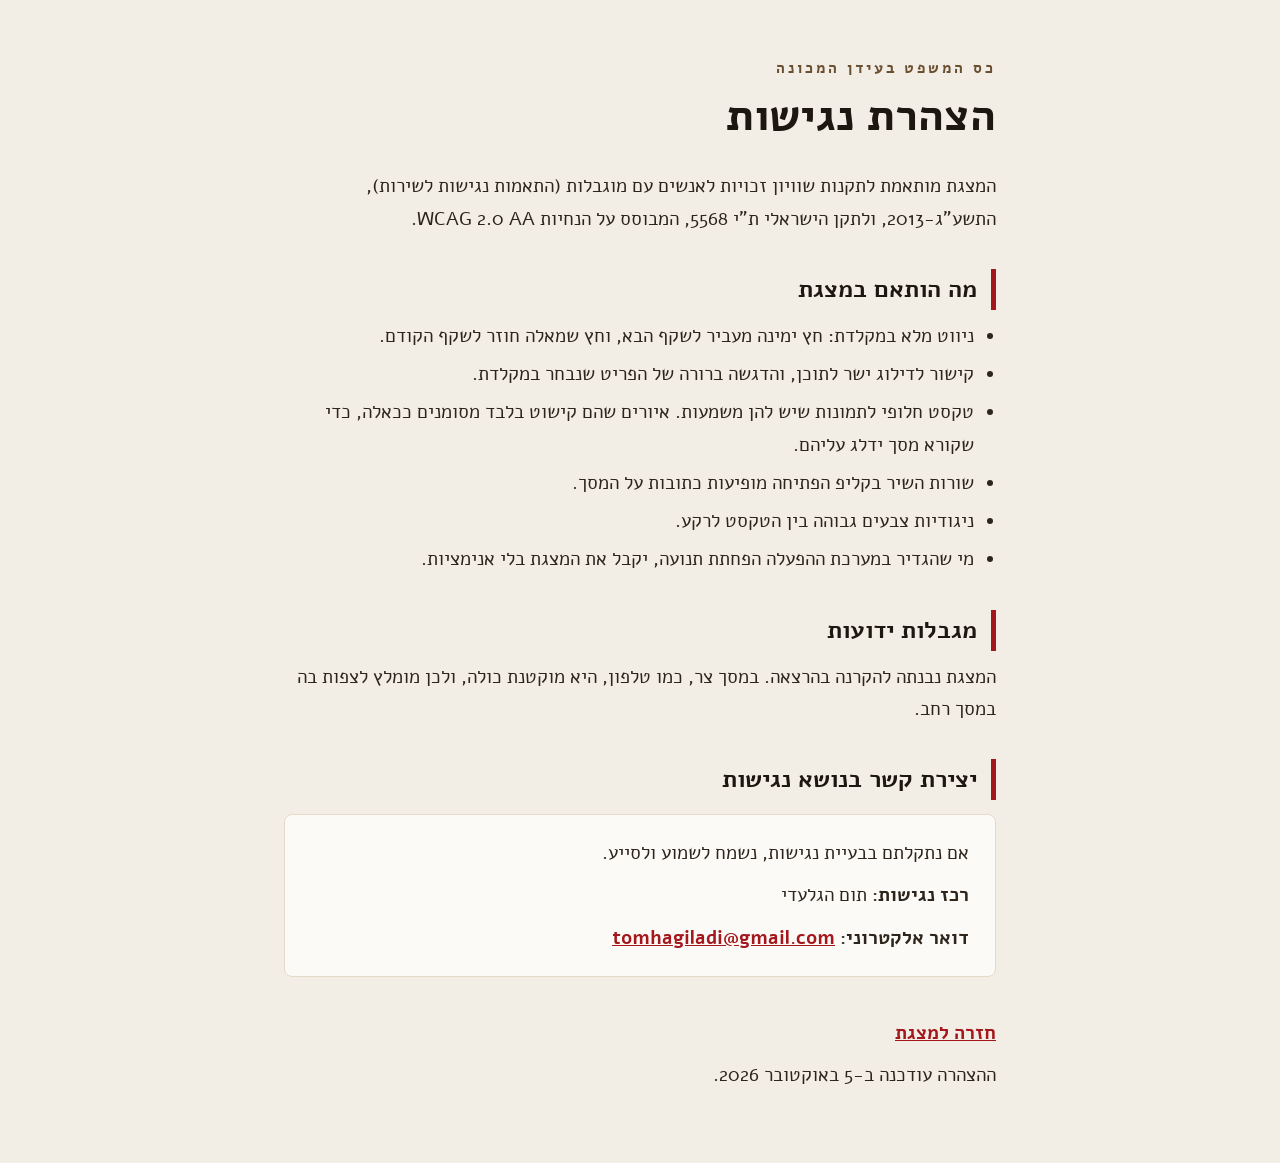
<file: deck/accessibility.html>
<!DOCTYPE html>
<html lang="he" dir="rtl">
<head>
<meta charset="utf-8">
<meta name="viewport" content="width=device-width, initial-scale=1">
<meta name="robots" content="noindex">
<title>הצהרת נגישות · כס המשפט בעידן המכונה</title>
<link rel="stylesheet" href="assets/fonts.css">
<style>
:root{--ink:#1D1711;--ink2:#2D251C;--label:#6A4F30;--red:#A3171D;--paper:#F3EEE5;--panel:#FCFAF6;--line:#E3D9C7}
*{box-sizing:border-box;margin:0;padding:0}
body{background:var(--paper);color:var(--ink2);font-family:'Alef',Arial,sans-serif;font-size:19px;line-height:1.7}
.skip-link{position:absolute;top:-100px;right:0;background:var(--red);color:#fff;padding:12px 24px;font-weight:700;z-index:200;text-decoration:none}
.skip-link:focus{top:0;outline:3px solid #F0CD80;outline-offset:2px}
main{max-width:760px;margin:0 auto;padding:56px 24px 72px}
main:focus{outline:none}
.kick{font-size:15px;font-weight:700;letter-spacing:3px;color:var(--label);margin-bottom:8px}
h1{font-size:44px;line-height:1.2;color:var(--ink);margin-bottom:28px}
h2{font-size:24px;color:var(--ink);margin:34px 0 10px;padding-right:14px;border-right:5px solid var(--red)}
p+p{margin-top:10px}
ul{margin:8px 22px 0 0}
li+li{margin-top:6px}
.card{background:var(--panel);border:1px solid var(--line);border-radius:8px;padding:22px 26px;margin-top:14px}
a{color:var(--red);font-weight:700}
a:focus-visible{outline:3px solid var(--red);outline-offset:3px;border-radius:4px}
.en{direction:ltr;unicode-bidi:isolate}
.back{display:inline-block;margin-top:40px}
@media (max-width:480px){body{font-size:17px}h1{font-size:34px}}
@media (prefers-reduced-motion:reduce){*,*::before,*::after{animation-duration:.01ms!important;transition-duration:.01ms!important;scroll-behavior:auto!important}}
</style>
</head>
<body>
<a href="#main-content" class="skip-link">דלג לתוכן הראשי</a>
<main id="main-content" tabindex="-1">
<div class="kick">כס המשפט בעידן המכונה</div>
<h1>הצהרת נגישות</h1>

<p>המצגת מותאמת לתקנות שוויון זכויות לאנשים עם מוגבלות (התאמות נגישות לשירות), התשע"ג-2013, ולתקן הישראלי ת"י 5568, המבוסס על הנחיות
<span class="en" lang="en">WCAG 2.0 AA</span>.
</p>

<h2>מה הותאם במצגת</h2>
<ul>
<li>ניווט מלא במקלדת: חץ ימינה מעביר לשקף הבא, וחץ שמאלה חוזר לשקף הקודם.</li>
<li>קישור לדילוג ישר לתוכן, והדגשה ברורה של הפריט שנבחר במקלדת.</li>
<li>טקסט חלופי לתמונות שיש להן משמעות. איורים שהם קישוט בלבד מסומנים ככאלה, כדי שקורא מסך ידלג עליהם.</li>
<li>שורות השיר בקליפ הפתיחה מופיעות כתובות על המסך.</li>
<li>ניגודיות צבעים גבוהה בין הטקסט לרקע.</li>
<li>מי שהגדיר במערכת ההפעלה הפחתת תנועה, יקבל את המצגת בלי אנימציות.</li>
</ul>

<h2>מגבלות ידועות</h2>
<p>המצגת נבנתה להקרנה בהרצאה. במסך צר, כמו טלפון, היא מוקטנת כולה, ולכן מומלץ לצפות בה במסך רחב.</p>

<h2>יצירת קשר בנושא נגישות</h2>
<div class="card">
<p>אם נתקלתם בבעיית נגישות, נשמח לשמוע ולסייע.</p>
<p><strong>רכז נגישות:</strong> תום הגלעדי</p>
<p><strong>דואר אלקטרוני:</strong>
<a class="en" lang="en" href="mailto:tomhagiladi@gmail.com">tomhagiladi@gmail.com</a></p>
</div>

<p class="back"><a href="index.html">חזרה למצגת</a></p>
<p>ההצהרה עודכנה ב-5 באוקטובר 2026.</p>
</main>
</body>
</html>
</file>
<file: deck/assets/fonts.css>
@font-face{font-family:'Alef';font-style:normal;font-weight:400 400;font-display:swap;src:url([data-uri]) format('woff2');unicode-range:U+0307-0308, U+0590-05FF, U+200C-2010, U+20AA, U+25CC, U+FB1D-FB4F;}
@font-face{font-family:'Alef';font-style:normal;font-weight:400 400;font-display:swap;src:url([data-uri]) format('woff2');unicode-range:U+0000-00FF, U+0131, U+0152-0153, U+02BB-02BC, U+02C6, U+02DA, U+02DC, U+0304, U+0308, U+0329, U+2000-206F, U+20AC, U+2122, U+2191, U+2193, U+2212, U+2215, U+FEFF, U+FFFD;}
@font-face{font-family:'Alef';font-style:normal;font-weight:700 700;font-display:swap;src:url([data-uri]) format('woff2');unicode-range:U+0307-0308, U+0590-05FF, U+200C-2010, U+20AA, U+25CC, U+FB1D-FB4F;}
@font-face{font-family:'Alef';font-style:normal;font-weight:700 700;font-display:swap;src:url([data-uri]) format('woff2');unicode-range:U+0000-00FF, U+0131, U+0152-0153, U+02BB-02BC, U+02C6, U+02DA, U+02DC, U+0304, U+0308, U+0329, U+2000-206F, U+20AC, U+2122, U+2191, U+2193, U+2212, U+2215, U+FEFF, U+FFFD;}
</file>
